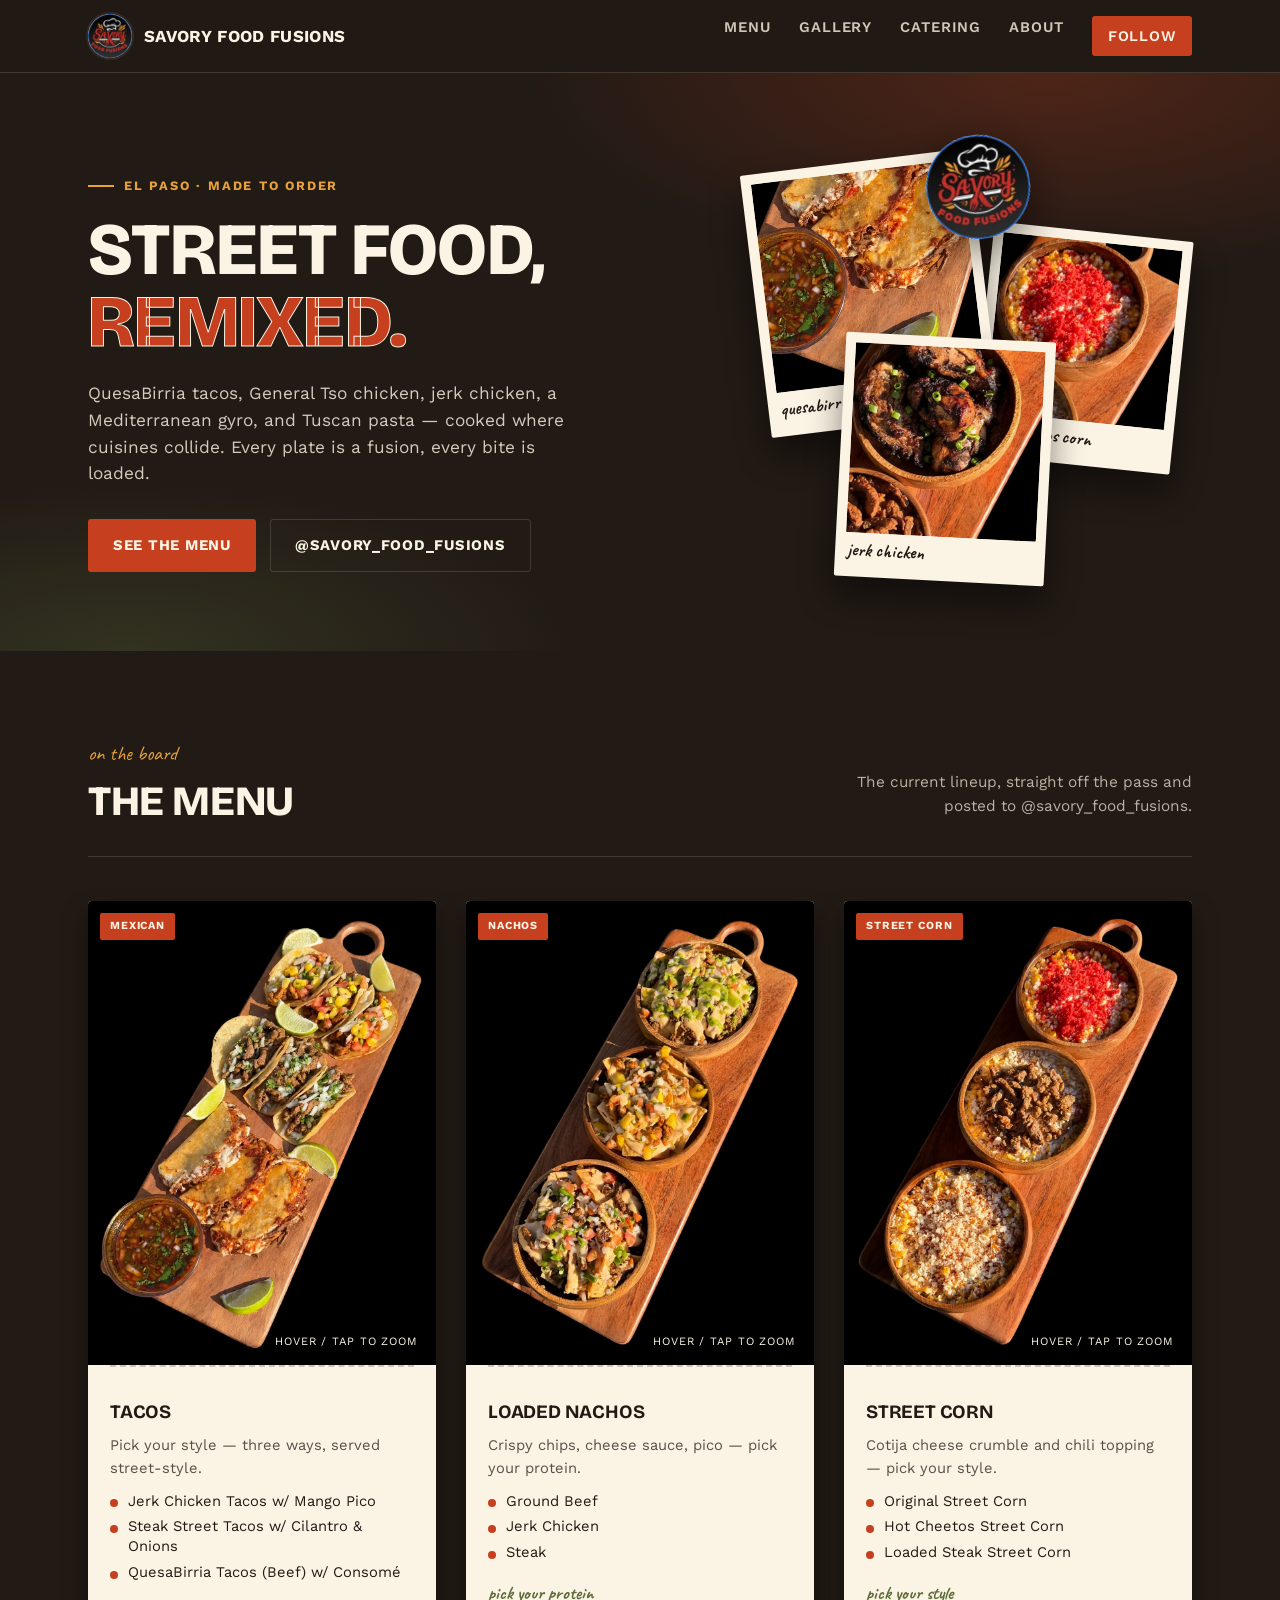
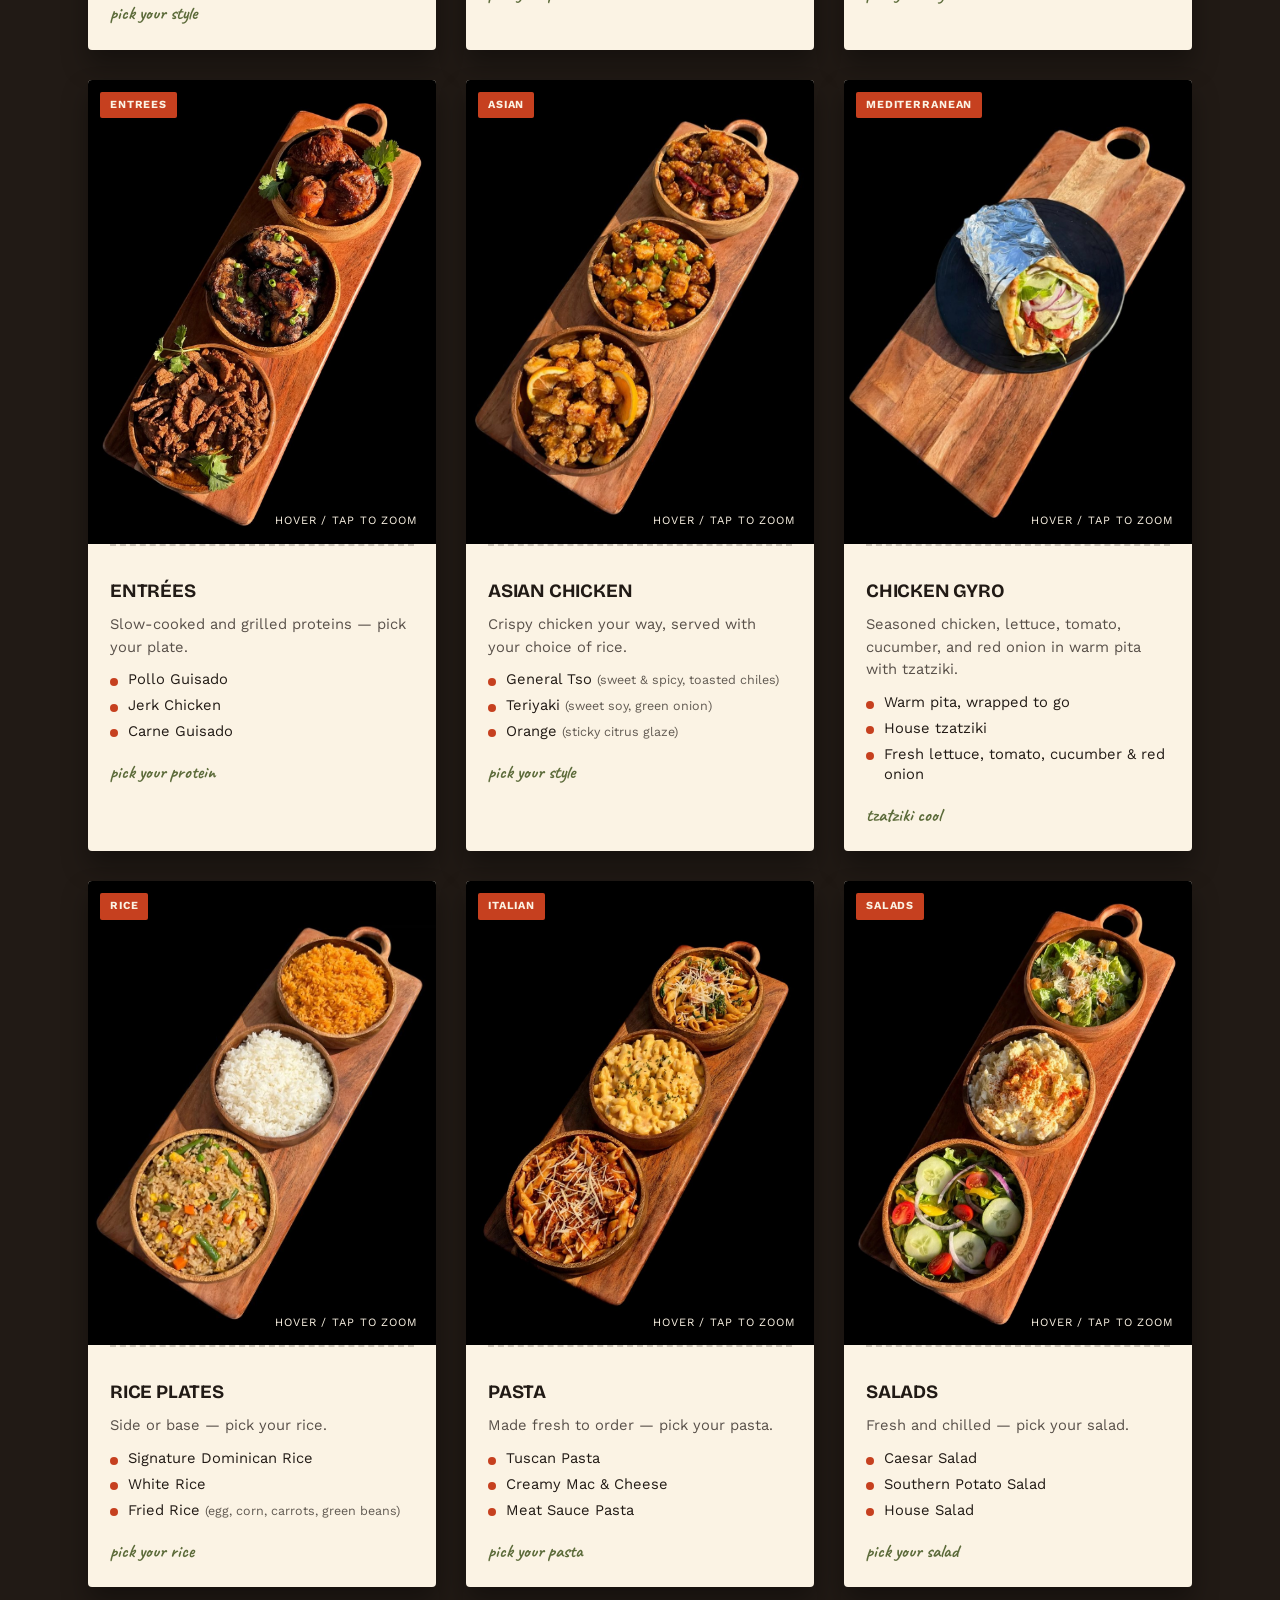
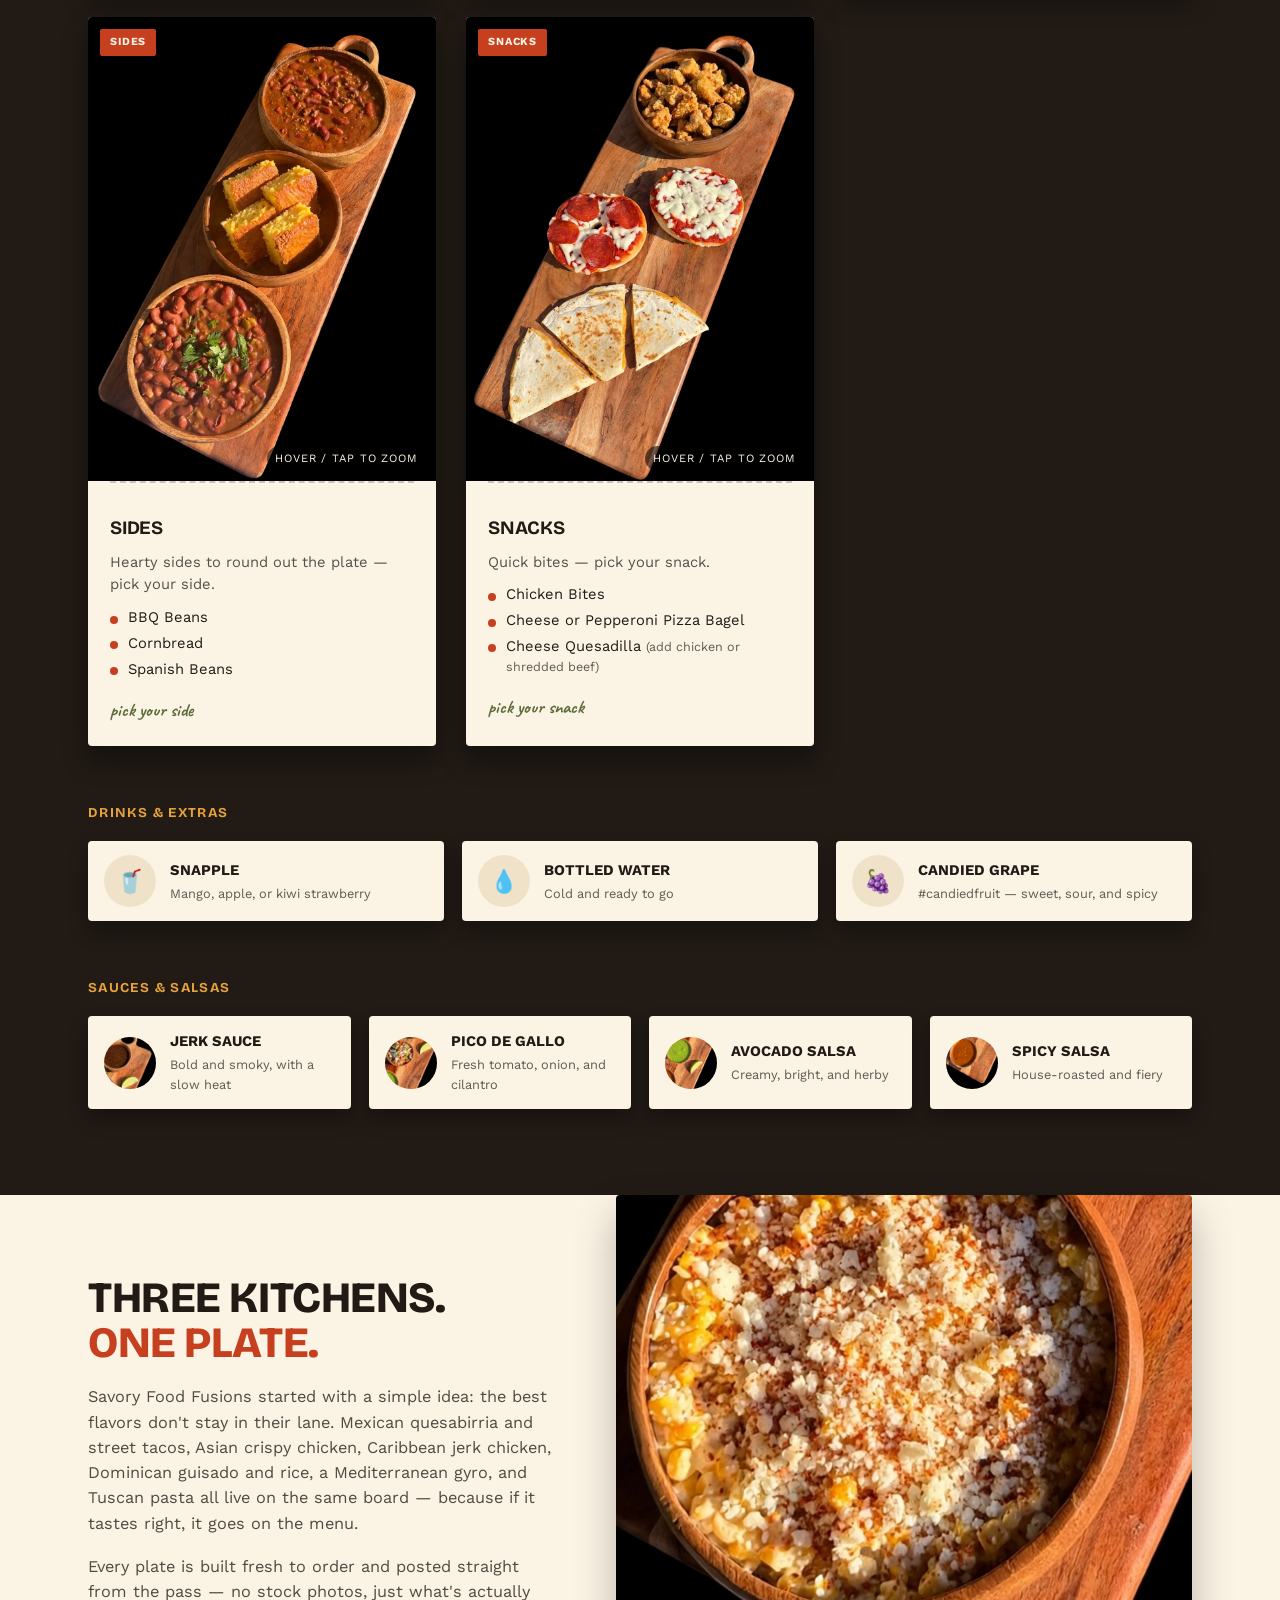
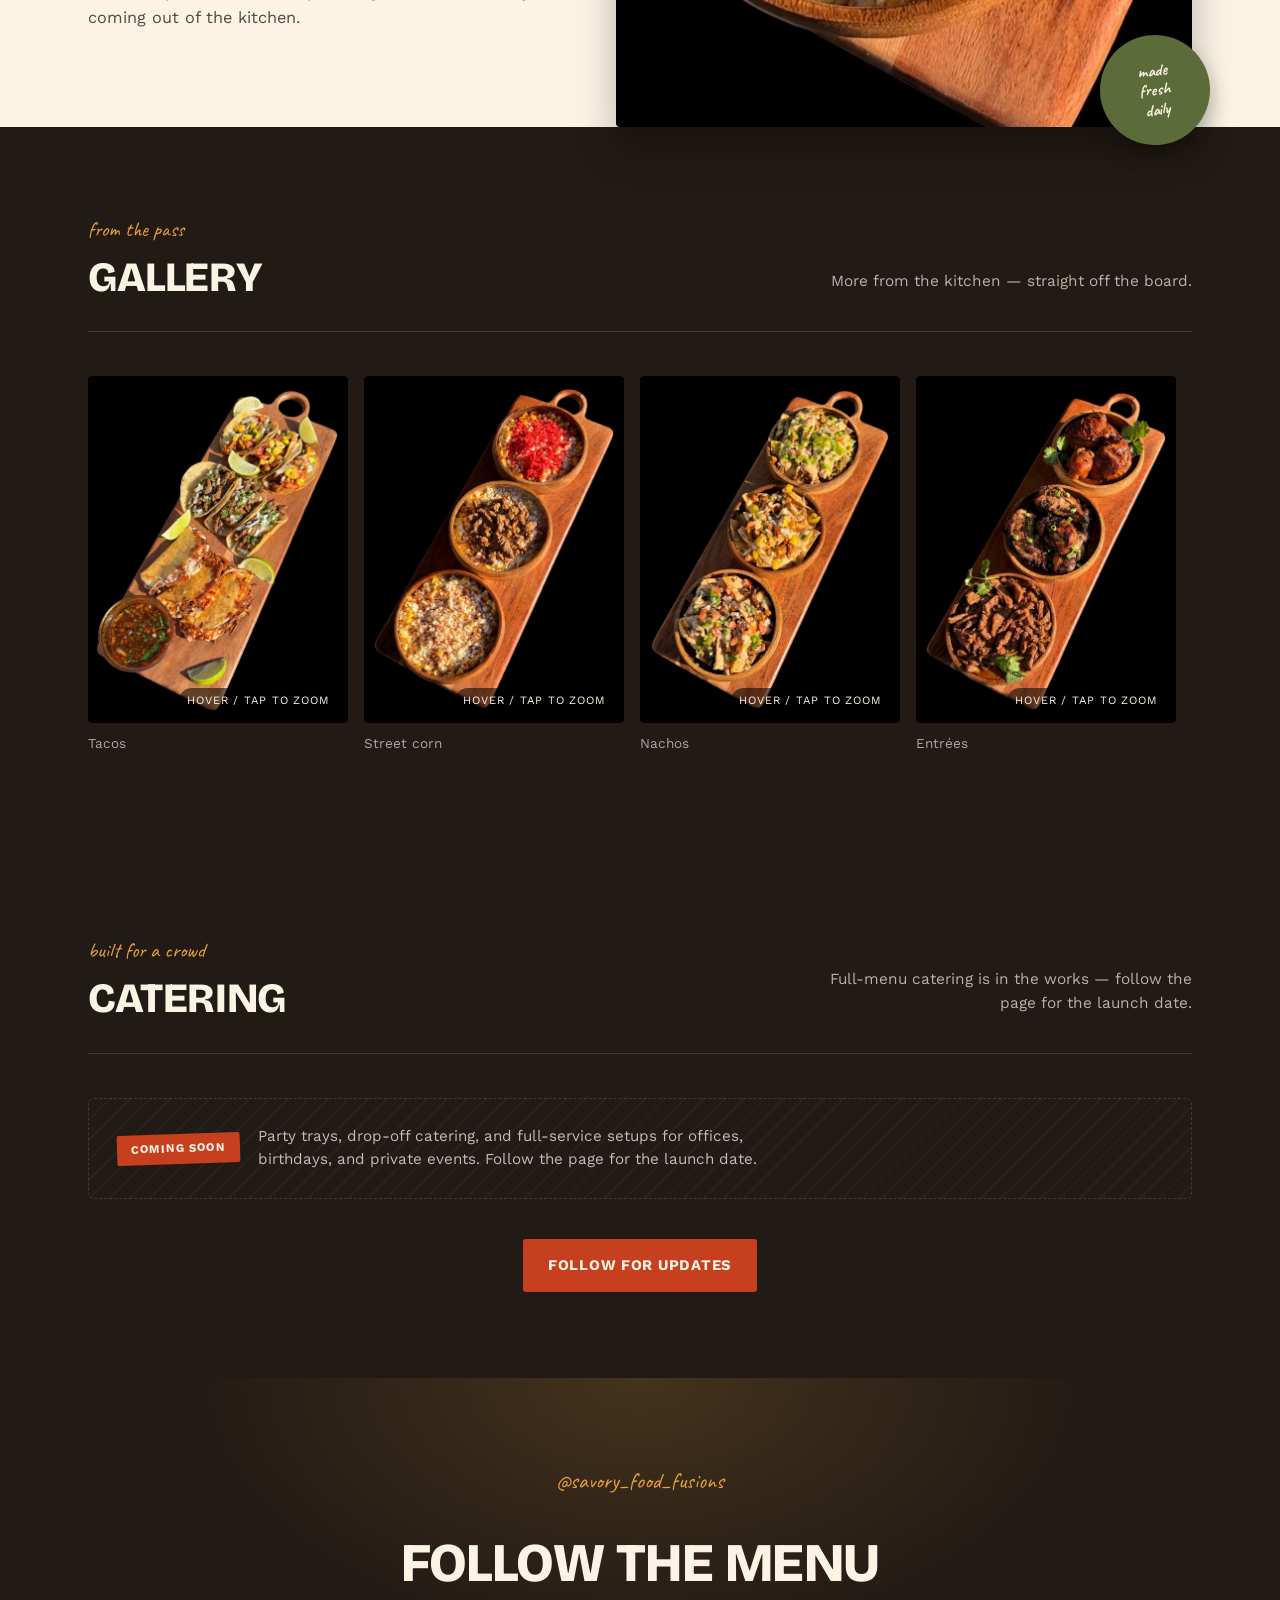
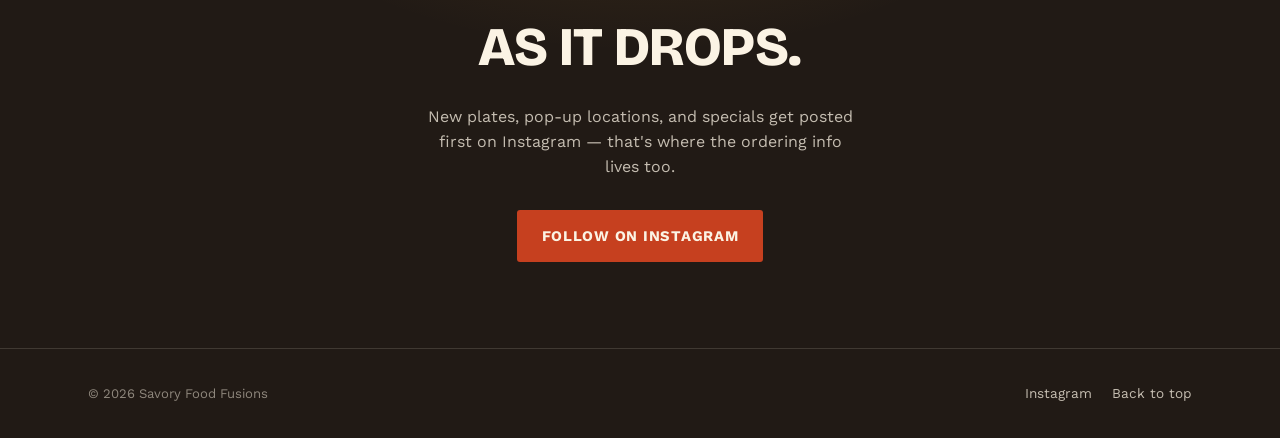
<file: index.html>
<!DOCTYPE html>
<html lang="en">
<head>
<meta charset="UTF-8">
<meta name="viewport" content="width=device-width, initial-scale=1.0">
<title>Savory Food Fusions — Street Food, Remixed</title>
<meta name="description" content="Savory Food Fusions — quesabirria and street tacos, Asian chicken, chicken gyro, jerk chicken, pollo and carne guisado, rice plates, Tuscan pasta, loaded nachos, and street corn. Follow @savory_food_fusions.">
<link rel="preconnect" href="https://fonts.googleapis.com">
<link rel="preconnect" href="https://fonts.gstatic.com" crossorigin>
<link href="https://fonts.googleapis.com/css2?family=Bricolage+Grotesque:opsz,wght@12..96,400;12..96,600;12..96,700;12..96,800&family=Work+Sans:wght@400;500;600;700&family=Caveat:wght@600;700&display=swap" rel="stylesheet">
<link rel="icon" type="image/png" href="images/favicon.png">
<style>
  :root{
    --ink:#211A15;
    --ink-soft:#332619;
    --paper:#FBF3E4;
    --paper-dim:#EFE2C8;
    --chili:#C6401F;
    --marigold:#E7A23A;
    --avocado:#5C6B3A;
    --line: rgba(251,243,228,0.14);
  }
  *{box-sizing:border-box;}
  html{scroll-behavior:smooth;}
  body{
    margin:0;
    background:var(--ink);
    color:var(--paper);
    font-family:'Work Sans', sans-serif;
    font-size:16px;
    line-height:1.55;
  }
  h1,h2,h3,.wordmark{
    font-family:'Bricolage Grotesque', sans-serif;
    letter-spacing:-0.01em;
    margin:0;
  }
  .tag{
    font-family:'Caveat', cursive;
    font-weight:700;
  }
  a{color:inherit;}
  img{max-width:100%;display:block;}
  .wrap{max-width:1160px;margin:0 auto;padding:0 28px;}

  /* ---------- NAV ---------- */
  header{
    position:sticky;top:0;z-index:50;
    background:rgba(33,26,21,0.92);
    backdrop-filter:blur(6px);
    border-bottom:1px solid var(--line);
  }
  nav.wrap{
    display:flex;align-items:center;justify-content:space-between;
    padding-top:14px;padding-bottom:14px;
  }
  .brand{display:flex;align-items:center;gap:12px;text-decoration:none;}
  .stamp{width:44px;height:44px;flex:none;border-radius:50%;object-fit:cover;box-shadow:0 0 0 2px rgba(251,243,228,0.08);}
  .brand-name{font-size:1.05rem;font-weight:700;letter-spacing:0.02em;text-transform:uppercase;}
  .navlinks{display:flex;gap:28px;font-size:0.92rem;font-weight:600;text-transform:uppercase;letter-spacing:0.06em;}
  .navlinks a{text-decoration:none;opacity:0.8;transition:opacity .2s;}
  .navlinks a:hover{opacity:1;}
  .navlinks .cta{
    background:var(--chili);color:var(--paper);padding:9px 16px;border-radius:3px;opacity:1;
  }
  @media (max-width:640px){ .navlinks a:not(.cta){display:none;} }

  /* ---------- HERO ---------- */
  .hero{
    position:relative;
    padding:88px 0 70px;
    overflow:hidden;
    background:
      radial-gradient(ellipse 70% 60% at 82% 0%, rgba(198,64,31,0.28), transparent 60%),
      radial-gradient(ellipse 60% 50% at 10% 100%, rgba(92,107,58,0.30), transparent 60%);
  }
  .hero-grid{
    display:grid;grid-template-columns:1.1fr 0.9fr;gap:48px;align-items:center;
  }
  @media (max-width:900px){ .hero-grid{grid-template-columns:1fr;} }
  .eyebrow{
    display:inline-flex;align-items:center;gap:10px;
    font-size:0.8rem;font-weight:700;text-transform:uppercase;letter-spacing:0.14em;
    color:var(--marigold);margin-bottom:18px;
  }
  .eyebrow::before{content:"";width:26px;height:2px;background:var(--marigold);}
  .hero h1{
    font-size:clamp(2.6rem, 6vw, 4.6rem);
    font-weight:800;
    line-height:0.98;
    text-transform:uppercase;
  }
  .hero h1 em{
    font-style:normal;color:var(--chili);
    -webkit-text-stroke:1px var(--paper);
  }
  .hero p.lede{
    margin-top:22px;max-width:46ch;font-size:1.08rem;color:rgba(251,243,228,0.82);
  }
  .hero-ctas{display:flex;gap:14px;margin-top:32px;flex-wrap:wrap;}
  .btn{
    display:inline-flex;align-items:center;gap:8px;
    padding:14px 24px;border-radius:3px;font-weight:700;font-size:0.92rem;
    text-transform:uppercase;letter-spacing:0.05em;text-decoration:none;
    border:1px solid transparent;transition:transform .15s ease;
  }
  .btn:hover{transform:translateY(-2px);}
  .btn-primary{background:var(--chili);color:var(--paper);}
  .btn-ghost{border-color:var(--line);color:var(--paper);}
  .btn-ghost:hover{border-color:var(--paper);}

  .hero-photos{position:relative;height:420px;}
  .polaroid{
    position:absolute;background:var(--paper);padding:10px 10px 44px;border-radius:2px;
    box-shadow:0 18px 34px rgba(0,0,0,0.45);width:230px;
  }
  .polaroid img{border-radius:1px;aspect-ratio:1/1;object-fit:cover;}
  .polaroid span{
    position:absolute;bottom:12px;left:12px;right:12px;
    font-family:'Caveat',cursive;font-weight:700;color:var(--ink);font-size:1.15rem;
  }
  .hero-badge{
    position:absolute;top:-26px;left:44%;width:104px;z-index:4;
    transform:rotate(-9deg);filter:drop-shadow(0 12px 20px rgba(0,0,0,0.5));
  }
  .hero-badge img{border-radius:50%;}
  @media (max-width:520px){ .hero-badge{width:78px;top:-14px;left:38%;} }
  .p1{top:0;left:8%;transform:rotate(-7deg);z-index:2;}
  .p2{top:70px;right:2%;transform:rotate(6deg);width:200px;z-index:1;}
  .p3{bottom:0;left:26%;transform:rotate(3deg);width:210px;z-index:3;}
  @media (max-width:900px){ .hero-photos{height:340px;} .p1{left:0;} .p2{right:-4%;} .p3{left:32%;}}
  @media (max-width:520px){ .hero-photos{height:300px;} .polaroid{width:170px;} .p2{width:150px;} .p3{width:160px;}}

  /* ---------- SECTION HEADS ---------- */
  .section{padding:86px 0;}
  .section-head{
    display:flex;justify-content:space-between;align-items:flex-end;gap:24px;
    margin-bottom:44px;border-bottom:1px solid var(--line);padding-bottom:22px;
  }
  .section-head h2{
    font-size:clamp(1.9rem,3.4vw,2.6rem);text-transform:uppercase;font-weight:800;
  }
  .section-head .num{font-family:'Caveat',cursive;color:var(--marigold);font-size:1.3rem;}
  .section-head p{max-width:38ch;color:rgba(251,243,228,0.7);font-size:0.96rem;text-align:right;}
  @media (max-width:640px){ .section-head{flex-direction:column;align-items:flex-start;} .section-head p{text-align:left;} }

  /* ---------- MENU / TICKETS ---------- */
  .menu-grid{
    display:grid;grid-template-columns:repeat(3,1fr);gap:30px;
  }
  @media (max-width:900px){ .menu-grid{grid-template-columns:repeat(2,1fr);} }
  @media (max-width:600px){ .menu-grid{grid-template-columns:1fr;} }

  .ticket{
    background:var(--paper);color:var(--ink);border-radius:4px;overflow:hidden;
    position:relative;
    box-shadow:0 14px 26px rgba(0,0,0,0.35);
  }
  .ticket .photo{position:relative;aspect-ratio:4/3;overflow:hidden;}
  .ticket .photo img{width:100%;height:100%;object-fit:cover;transition:transform .35s ease;cursor:zoom-in;}
  @media (hover:hover){ .ticket:hover .photo img{transform:scale(2);} }
  .zoom-note{position:absolute;right:10px;bottom:10px;z-index:2;font-size:.7rem;letter-spacing:.08em;text-transform:uppercase;padding:4px 8px;border-radius:999px;background:rgba(0,0,0,.55);color:var(--paper);pointer-events:none;}
  .lightbox{position:fixed;inset:0;z-index:999;display:none;align-items:center;justify-content:center;background:rgba(0,0,0,.92);padding:20px;cursor:zoom-out;}
  .lightbox.open{display:flex;}
  .lightbox img{max-width:100%;max-height:100%;object-fit:contain;box-shadow:0 20px 60px rgba(0,0,0,.6);}
  .lightbox .close{position:absolute;top:14px;right:18px;font-size:2rem;line-height:1;color:var(--paper);background:none;border:0;cursor:pointer;}
  .ticket.combo .photo{aspect-ratio:3/4;background:#000;}
  .ticket.combo .photo img{object-fit:cover;object-position:center;}
  .picks{list-style:none;margin:12px 0 0;padding:0;display:grid;gap:6px;}
  .picks li{position:relative;padding-left:18px;font-size:.92rem;line-height:1.35;}
  .picks li::before{content:"";position:absolute;left:0;top:.5em;width:8px;height:8px;border-radius:50%;background:var(--chili,#c0392b);}
  .picks small{opacity:.7;font-size:.85em;}
  .ticket .badge{
    position:absolute;top:12px;left:12px;background:var(--chili);color:var(--paper);
    font-size:0.68rem;font-weight:700;text-transform:uppercase;letter-spacing:0.08em;
    padding:5px 10px;border-radius:2px;
  }
  .ticket .body{padding:20px 22px 22px;position:relative;}
  .ticket .body::before{
    content:"";position:absolute;top:0;left:22px;right:22px;height:0;
    border-top:2px dashed rgba(33,26,21,0.22);
  }
  .ticket h3{font-size:1.18rem;text-transform:uppercase;margin-top:12px;font-weight:700;}
  .ticket p{margin:8px 0 0;font-size:0.92rem;color:rgba(33,26,21,0.75);}
  .ticket .price-row{
    display:flex;justify-content:space-between;align-items:center;margin-top:16px;
  }
  .ticket .flavor{font-family:'Caveat',cursive;font-weight:700;color:var(--avocado);font-size:1.15rem;}

  .ticket .photo.no-photo{
    background:linear-gradient(135deg, var(--marigold), var(--chili));
    display:flex;align-items:center;justify-content:center;
  }
  .ticket .photo.no-photo .icon-svg{width:100px;height:80px;filter:drop-shadow(0 4px 8px rgba(0,0,0,0.25));}
  .ticket .photo.no-photo .soon{
    position:absolute;bottom:12px;right:12px;background:rgba(33,26,21,0.55);color:var(--paper);
    font-size:0.62rem;font-weight:700;text-transform:uppercase;letter-spacing:0.06em;
    padding:4px 9px;border-radius:2px;
  }

  .extras{margin-top:56px;}
  .extras h3{
    font-size:0.85rem;font-weight:700;text-transform:uppercase;letter-spacing:0.1em;
    color:var(--marigold);margin-bottom:18px;
  }
  .extras-grid{display:grid;grid-template-columns:repeat(auto-fit,minmax(220px,1fr));gap:18px;}
  @media (max-width:700px){ .extras-grid{grid-template-columns:1fr;} }
  .extra-card{
    background:var(--paper);color:var(--ink);border-radius:4px;padding:14px 16px;
    display:flex;align-items:center;gap:14px;box-shadow:0 10px 20px rgba(0,0,0,0.28);
  }
  .extra-card .thumb{
    width:52px;height:52px;border-radius:50%;flex:none;object-fit:cover;
    background:var(--paper-dim);display:flex;align-items:center;justify-content:center;font-size:1.4rem;
  }
  .extra-card .thumb img{width:100%;height:100%;object-fit:cover;border-radius:50%;}
  .extra-card h4{font-size:0.92rem;font-weight:700;text-transform:uppercase;margin:0;}
  .extra-card p{margin:2px 0 0;font-size:0.8rem;color:rgba(33,26,21,0.7);}

  /* ---------- GALLERY STRIP ---------- */
  .strip{
    display:flex;gap:16px;overflow-x:auto;padding-bottom:8px;
    scroll-snap-type:x mandatory;
  }
  .strip::-webkit-scrollbar{height:6px;}
  .strip::-webkit-scrollbar-thumb{background:var(--line);border-radius:6px;}
  .strip figure{
    flex:none;width:260px;margin:0;scroll-snap-align:start;
  }
  .strip img{width:100%;aspect-ratio:3/4;object-fit:cover;border-radius:4px;transition:transform .35s ease;cursor:zoom-in;}
  .strip .photo{position:relative;overflow:hidden;border-radius:4px;}
  @media (hover:hover){ .strip .photo:hover img{transform:scale(2);} }
  .strip figcaption{margin-top:10px;font-size:0.85rem;color:rgba(251,243,228,0.65);}

  /* ---------- ABOUT / FUSION STATEMENT ---------- */
  .fusion{
    background:var(--paper);color:var(--ink);
  }
  .fusion .wrap{
    display:grid;grid-template-columns:0.9fr 1.1fr;gap:56px;align-items:center;
  }
  @media (max-width:860px){ .fusion .wrap{grid-template-columns:1fr;} }
  .fusion h2{font-size:clamp(1.8rem,3.6vw,2.7rem);text-transform:uppercase;line-height:1.05;font-weight:800;}
  .fusion .accent{color:var(--chili);}
  .fusion p{margin-top:18px;font-size:1.02rem;color:rgba(33,26,21,0.78);max-width:52ch;}
  .fusion-visual{position:relative;}
  .fusion-visual img{border-radius:4px;box-shadow:0 20px 40px rgba(0,0,0,0.25);}
  .fusion-tag{
    position:absolute;bottom:-18px;right:-18px;background:var(--avocado);color:var(--paper);
    padding:14px 18px;border-radius:50%;width:110px;height:110px;
    display:flex;align-items:center;justify-content:center;text-align:center;
    font-family:'Caveat',cursive;font-weight:700;font-size:1.05rem;line-height:1.15;
    transform:rotate(-8deg);box-shadow:0 10px 20px rgba(0,0,0,0.25);
  }

  /* ---------- FOLLOW / CTA ---------- */
  /* ---------- CATERING (COMING SOON) ---------- */
  .catering-banner{
    position:relative;
    border:1px dashed var(--line);
    border-radius:6px;
    padding:26px 28px;
    margin-bottom:36px;
    display:flex;align-items:center;gap:18px;flex-wrap:wrap;
    background:repeating-linear-gradient(135deg, rgba(251,243,228,0.03) 0 2px, transparent 2px 14px);
  }
  .catering-ribbon{
    display:inline-block;background:var(--chili);color:var(--paper);flex:none;
    font-size:0.72rem;font-weight:700;text-transform:uppercase;letter-spacing:0.1em;
    padding:6px 14px;border-radius:2px;
    transform:rotate(-2deg);
  }
  .catering-banner p{margin:0;color:rgba(251,243,228,0.75);font-size:0.95rem;max-width:60ch;}
  .catering-grid{
    display:grid;grid-template-columns:repeat(3,1fr);gap:30px;
  }
  @media (max-width:900px){ .catering-grid{grid-template-columns:repeat(2,1fr);} }
  @media (max-width:600px){ .catering-grid{grid-template-columns:1fr;} }
  .catering-cta{text-align:center;margin-top:40px;}

  .follow{
    text-align:center;background:
      radial-gradient(ellipse 60% 80% at 50% 0%, rgba(231,162,58,0.18), transparent 60%);
  }
  .follow h2{font-size:clamp(2rem,5vw,3.4rem);text-transform:uppercase;font-weight:800;}
  .follow p{margin:16px auto 30px;max-width:44ch;color:rgba(251,243,228,0.75);}
  .handle{
    display:inline-flex;align-items:center;gap:10px;
    font-family:'Caveat',cursive;font-size:1.4rem;color:var(--marigold);margin-bottom:22px;
  }

  footer{
    border-top:1px solid var(--line);padding:34px 0;
  }
  footer .wrap{display:flex;justify-content:space-between;align-items:center;flex-wrap:wrap;gap:12px;}
  footer .fine{font-size:0.82rem;color:rgba(251,243,228,0.5);}
  footer .foot-links{display:flex;gap:20px;font-size:0.85rem;}
  footer a{text-decoration:none;opacity:0.75;}
  footer a:hover{opacity:1;}
</style>
</head>
<body>

<header>
  <nav class="wrap">
    <a class="brand" href="#top">
      <img class="stamp" src="images/logo.png" alt="Savory Food Fusions logo">
      <span class="brand-name">Savory Food Fusions</span>
    </a>
    <div class="navlinks">
      <a href="#menu">Menu</a>
      <a href="#gallery">Gallery</a>
      <a href="#catering">Catering</a>
      <a href="#fusion">About</a>
      <a class="cta" href="https://www.instagram.com/savory_food_fusions" target="_blank" rel="noopener">Follow</a>
    </div>
  </nav>
</header>

<main id="top">

  <!-- HERO -->
  <section class="hero">
    <div class="wrap hero-grid">
      <div>
        <div class="eyebrow">El Paso · Made to order</div>
        <h1>Street food,<br><em>remixed.</em></h1>
        <p class="lede">QuesaBirria tacos, General Tso chicken, jerk chicken, a Mediterranean gyro, and Tuscan pasta — cooked where cuisines collide. Every plate is a fusion, every bite is loaded.</p>
        <div class="hero-ctas">
          <a class="btn btn-primary" href="#menu">See the menu</a>
          <a class="btn btn-ghost" href="https://www.instagram.com/savory_food_fusions" target="_blank" rel="noopener">@savory_food_fusions</a>
        </div>
      </div>
      <div class="hero-photos">
        <div class="hero-badge"><img src="images/logo.png" alt="Savory Food Fusions seal"></div>
        <div class="polaroid p1"><img src="images/quesabirria-tacos.jpg" alt="QuesaBirria tacos with consommé"><span>quesabirria tacos</span></div>
        <div class="polaroid p2"><img src="images/elote-hot-cheetos.jpg" alt="Hot Cheetos street corn"><span>hot cheetos corn</span></div>
        <div class="polaroid p3"><img src="images/jerk-chicken.jpg" alt="Grilled jerk chicken"><span>jerk chicken</span></div>
      </div>
    </div>
  </section>

  <!-- MENU -->
  <section class="section" id="menu">
    <div class="wrap">
      <div class="section-head">
        <div>
          <span class="num">on the board</span>
          <h2>The Menu</h2>
        </div>
        <p>The current lineup, straight off the pass and posted to @savory_food_fusions.</p>
      </div>

      <div class="menu-grid">

        <article class="ticket combo">
          <div class="photo"><span class="badge">Mexican</span><span class="zoom-note">hover / tap to zoom</span><img src="images/tray-tacos.jpg" alt="Tacos tray"></div>
          <div class="body">
            <h3>Tacos</h3>
            <p>Pick your style — three ways, served street-style.</p>
            <ul class="picks">
              <li>Jerk Chicken Tacos w/ Mango Pico</li>
              <li>Steak Street Tacos w/ Cilantro &amp; Onions</li>
              <li>QuesaBirria Tacos (Beef) w/ Consomé</li>
            </ul>
            <div class="price-row"><span class="flavor">pick your style</span></div>
          </div>
        </article>

        <article class="ticket combo">
          <div class="photo"><span class="badge">Nachos</span><span class="zoom-note">hover / tap to zoom</span><img src="images/tray-nachos.jpg" alt="Loaded Nachos tray"></div>
          <div class="body">
            <h3>Loaded Nachos</h3>
            <p>Crispy chips, cheese sauce, pico — pick your protein.</p>
            <ul class="picks">
              <li>Ground Beef</li>
              <li>Jerk Chicken</li>
              <li>Steak</li>
            </ul>
            <div class="price-row"><span class="flavor">pick your protein</span></div>
          </div>
        </article>

        <article class="ticket combo">
          <div class="photo"><span class="badge">Street Corn</span><span class="zoom-note">hover / tap to zoom</span><img src="images/tray-corn.jpg" alt="Street Corn tray"></div>
          <div class="body">
            <h3>Street Corn</h3>
            <p>Cotija cheese crumble and chili topping — pick your style.</p>
            <ul class="picks">
              <li>Original Street Corn</li>
              <li>Hot Cheetos Street Corn</li>
              <li>Loaded Steak Street Corn</li>
            </ul>
            <div class="price-row"><span class="flavor">pick your style</span></div>
          </div>
        </article>

        <article class="ticket combo">
          <div class="photo"><span class="badge">Entrees</span><span class="zoom-note">hover / tap to zoom</span><img src="images/tray-entrees.jpg" alt="Entrées tray"></div>
          <div class="body">
            <h3>Entrées</h3>
            <p>Slow-cooked and grilled proteins — pick your plate.</p>
            <ul class="picks">
              <li>Pollo Guisado</li>
              <li>Jerk Chicken</li>
              <li>Carne Guisado</li>
            </ul>
            <div class="price-row"><span class="flavor">pick your protein</span></div>
          </div>
        </article>

        <article class="ticket combo">
          <div class="photo"><span class="badge">Asian</span><span class="zoom-note">hover / tap to zoom</span><img src="images/tray-asian-chicken.jpg" alt="Asian chicken tray"></div>
          <div class="body">
            <h3>Asian Chicken</h3>
            <p>Crispy chicken your way, served with your choice of rice.</p>
            <ul class="picks">
              <li>General Tso <small>(sweet &amp; spicy, toasted chiles)</small></li>
              <li>Teriyaki <small>(sweet soy, green onion)</small></li>
              <li>Orange <small>(sticky citrus glaze)</small></li>
            </ul>
            <div class="price-row"><span class="flavor">pick your style</span></div>
          </div>
        </article>

        <article class="ticket combo">
          <div class="photo"><span class="badge">Mediterranean</span><span class="zoom-note">hover / tap to zoom</span><img src="images/tray-gyro.jpg" alt="Chicken gyro"></div>
          <div class="body">
            <h3>Chicken Gyro</h3>
            <p>Seasoned chicken, lettuce, tomato, cucumber, and red onion in warm pita with tzatziki.</p>
            <ul class="picks">
              <li>Warm pita, wrapped to go</li>
              <li>House tzatziki</li>
              <li>Fresh lettuce, tomato, cucumber &amp; red onion</li>
            </ul>
            <div class="price-row"><span class="flavor">tzatziki cool</span></div>
          </div>
        </article>

        <article class="ticket combo">
          <div class="photo"><span class="badge">Rice</span><span class="zoom-note">hover / tap to zoom</span><img src="images/tray-rice.jpg" alt="Rice tray"></div>
          <div class="body">
            <h3>Rice Plates</h3>
            <p>Side or base — pick your rice.</p>
            <ul class="picks">
              <li>Signature Dominican Rice</li>
              <li>White Rice</li>
              <li>Fried Rice <small>(egg, corn, carrots, green beans)</small></li>
            </ul>
            <div class="price-row"><span class="flavor">pick your rice</span></div>
          </div>
        </article>

        <article class="ticket combo">
          <div class="photo"><span class="badge">Italian</span><span class="zoom-note">hover / tap to zoom</span><img src="images/tray-pasta.jpg" alt="Pasta tray"></div>
          <div class="body">
            <h3>Pasta</h3>
            <p>Made fresh to order — pick your pasta.</p>
            <ul class="picks">
              <li>Tuscan Pasta</li>
              <li>Creamy Mac &amp; Cheese</li>
              <li>Meat Sauce Pasta</li>
            </ul>
            <div class="price-row"><span class="flavor">pick your pasta</span></div>
          </div>
        </article>

        <article class="ticket combo">
          <div class="photo"><span class="badge">Salads</span><span class="zoom-note">hover / tap to zoom</span><img src="images/tray-salads.jpg" alt="Salads tray"></div>
          <div class="body">
            <h3>Salads</h3>
            <p>Fresh and chilled — pick your salad.</p>
            <ul class="picks">
              <li>Caesar Salad</li>
              <li>Southern Potato Salad</li>
              <li>House Salad</li>
            </ul>
            <div class="price-row"><span class="flavor">pick your salad</span></div>
          </div>
        </article>

        <article class="ticket combo">
          <div class="photo"><span class="badge">Sides</span><span class="zoom-note">hover / tap to zoom</span><img src="images/tray-sides.jpg" alt="Sides tray"></div>
          <div class="body">
            <h3>Sides</h3>
            <p>Hearty sides to round out the plate — pick your side.</p>
            <ul class="picks">
              <li>BBQ Beans</li>
              <li>Cornbread</li>
              <li>Spanish Beans</li>
            </ul>
            <div class="price-row"><span class="flavor">pick your side</span></div>
          </div>
        </article>

        <article class="ticket combo">
          <div class="photo"><span class="badge">Snacks</span><span class="zoom-note">hover / tap to zoom</span><img src="images/tray-snacks.jpg" alt="Snacks tray"></div>
          <div class="body">
            <h3>Snacks</h3>
            <p>Quick bites — pick your snack.</p>
            <ul class="picks">
              <li>Chicken Bites</li>
              <li>Cheese or Pepperoni Pizza Bagel</li>
              <li>Cheese Quesadilla <small>(add chicken or shredded beef)</small></li>
            </ul>
            <div class="price-row"><span class="flavor">pick your snack</span></div>
          </div>
        </article>

      </div>

      <div class="extras">
        <h3>Drinks &amp; Extras</h3>
        <div class="extras-grid">
          <div class="extra-card">
            <span class="thumb">🥤</span>
            <div><h4>Snapple</h4><p>Mango, apple, or kiwi strawberry</p></div>
          </div>
          <div class="extra-card">
            <span class="thumb">💧</span>
            <div><h4>Bottled Water</h4><p>Cold and ready to go</p></div>
          </div>
          <div class="extra-card">
            <span class="thumb">🍇</span>
            <div><h4>Candied Grape</h4><p>#candiedfruit — sweet, sour, and spicy</p></div>
          </div>
        </div>
      </div>

      <div class="extras">
        <h3>Sauces &amp; Salsas</h3>
        <div class="extras-grid">
          <div class="extra-card">
            <span class="thumb"><img src="images/jerk-sauce.jpg" alt="Jerk sauce"></span>
            <div><h4>Jerk Sauce</h4><p>Bold and smoky, with a slow heat</p></div>
          </div>
          <div class="extra-card">
            <span class="thumb"><img src="images/pico-de-gallo.jpg" alt="Pico de gallo"></span>
            <div><h4>Pico de Gallo</h4><p>Fresh tomato, onion, and cilantro</p></div>
          </div>
          <div class="extra-card">
            <span class="thumb"><img src="images/avocado-salsa.jpg" alt="Avocado salsa"></span>
            <div><h4>Avocado Salsa</h4><p>Creamy, bright, and herby</p></div>
          </div>
          <div class="extra-card">
            <span class="thumb"><img src="images/spicy-salsa.jpg" alt="Spicy salsa"></span>
            <div><h4>Spicy Salsa</h4><p>House-roasted and fiery</p></div>
          </div>
        </div>
      </div>

    </div>
  </section>

  <!-- FUSION STATEMENT -->
  <section class="fusion" id="fusion">
    <div class="wrap">
      <div>
        <h2>Three kitchens.<br><span class="accent">One plate.</span></h2>
        <p>Savory Food Fusions started with a simple idea: the best flavors don't stay in their lane. Mexican quesabirria and street tacos, Asian crispy chicken, Caribbean jerk chicken, Dominican guisado and rice, a Mediterranean gyro, and Tuscan pasta all live on the same board — because if it tastes right, it goes on the menu.</p>
        <p>Every plate is built fresh to order and posted straight from the pass — no stock photos, just what's actually coming out of the kitchen.</p>
      </div>
      <div class="fusion-visual">
        <img src="images/elote-original.jpg" alt="Original street corn with cotija and chili topping">
        <div class="fusion-tag">made<br>fresh<br>daily</div>
      </div>
    </div>
  </section>

  <!-- GALLERY -->
  <section class="section" id="gallery">
    <div class="wrap">
      <div class="section-head">
        <div>
          <span class="num">from the pass</span>
          <h2>Gallery</h2>
        </div>
        <p>More from the kitchen — straight off the board.</p>
      </div>
      <div class="strip">
        <figure><div class="photo"><span class="zoom-note">hover / tap to zoom</span><img src="images/tray-tacos.jpg" alt="Tacos tray"></div><figcaption>Tacos</figcaption></figure>
        <figure><div class="photo"><span class="zoom-note">hover / tap to zoom</span><img src="images/tray-corn.jpg" alt="Street corn tray"></div><figcaption>Street corn</figcaption></figure>
        <figure><div class="photo"><span class="zoom-note">hover / tap to zoom</span><img src="images/tray-nachos.jpg" alt="Nachos tray"></div><figcaption>Nachos</figcaption></figure>
        <figure><div class="photo"><span class="zoom-note">hover / tap to zoom</span><img src="images/tray-entrees.jpg" alt="Entrées tray"></div><figcaption>Entrées</figcaption></figure>
        <figure><div class="photo"><span class="zoom-note">hover / tap to zoom</span><img src="images/tray-asian-chicken.jpg" alt="Asian chicken tray"></div><figcaption>Asian chicken</figcaption></figure>
        <figure><div class="photo"><span class="zoom-note">hover / tap to zoom</span><img src="images/tray-gyro.jpg" alt="Chicken gyro"></div><figcaption>Chicken gyro</figcaption></figure>
        <figure><div class="photo"><span class="zoom-note">hover / tap to zoom</span><img src="images/tray-rice.jpg" alt="Rice tray"></div><figcaption>Rice</figcaption></figure>
        <figure><div class="photo"><span class="zoom-note">hover / tap to zoom</span><img src="images/tray-pasta.jpg" alt="Pasta tray"></div><figcaption>Pasta</figcaption></figure>
        <figure><div class="photo"><span class="zoom-note">hover / tap to zoom</span><img src="images/tray-salads.jpg" alt="Salads tray"></div><figcaption>Salads</figcaption></figure>
        <figure><div class="photo"><span class="zoom-note">hover / tap to zoom</span><img src="images/tray-sides.jpg" alt="Sides tray"></div><figcaption>Sides</figcaption></figure>
        <figure><div class="photo"><span class="zoom-note">hover / tap to zoom</span><img src="images/tray-snacks.jpg" alt="Snacks tray"></div><figcaption>Snacks</figcaption></figure>
      </div>
    </div>
  </section>

  <!-- CATERING -->
  <section class="section" id="catering">
    <div class="wrap">
      <div class="section-head">
        <div>
          <span class="num">built for a crowd</span>
          <h2>Catering</h2>
        </div>
        <p>Full-menu catering is in the works — follow the page for the launch date.</p>
      </div>

      <div class="catering-banner">
        <span class="catering-ribbon">Coming Soon</span>
        <p>Party trays, drop-off catering, and full-service setups for offices, birthdays, and private events. Follow the page for the launch date.</p>
      </div>

      <div class="catering-cta">
        <a class="btn btn-primary" href="https://www.instagram.com/savory_food_fusions" target="_blank" rel="noopener">Follow for updates</a>
      </div>
    </div>
  </section>

  <!-- FOLLOW -->
  <section class="section follow">
    <div class="wrap">
      <div class="handle">@savory_food_fusions</div>
      <h2>Follow the menu<br>as it drops.</h2>
      <p>New plates, pop-up locations, and specials get posted first on Instagram — that's where the ordering info lives too.</p>
      <a class="btn btn-primary" href="https://www.instagram.com/savory_food_fusions" target="_blank" rel="noopener">Follow on Instagram</a>
    </div>
  </section>

</main>

<footer>
  <div class="wrap">
    <span class="fine">© <span id="year"></span> Savory Food Fusions</span>
    <div class="foot-links">
      <a href="https://www.instagram.com/savory_food_fusions" target="_blank" rel="noopener">Instagram</a>
      <a href="#top">Back to top</a>
    </div>
  </div>
</footer>

<div class="lightbox" id="lightbox" aria-hidden="true"><button class="close" aria-label="Close">&times;</button><img alt=""></div>
<script>
document.getElementById('year').textContent = new Date().getFullYear();
// Hover zoom follows the cursor so you can inspect each bowl
document.querySelectorAll('.ticket .photo, .strip .photo').forEach(function(ph){
  var img=ph.querySelector('img'); if(!img) return;
  ph.addEventListener('mousemove',function(e){
    var r=ph.getBoundingClientRect();
    img.style.transformOrigin=((e.clientX-r.left)/r.width*100)+'% '+((e.clientY-r.top)/r.height*100)+'%';
  });
  ph.addEventListener('mouseleave',function(){ img.style.transformOrigin='center'; });
  // Tap/click opens full-size view (phones have no hover)
  ph.addEventListener('click',function(){
    var lb=document.getElementById('lightbox'); lb.querySelector('img').src=img.src; lb.querySelector('img').alt=img.alt; lb.classList.add('open');
  });
});
(function(){var lb=document.getElementById('lightbox');
  lb.addEventListener('click',function(){lb.classList.remove('open');});
  document.addEventListener('keydown',function(e){if(e.key==='Escape')lb.classList.remove('open');});
})();
</script>
</body>
</html>
</file>
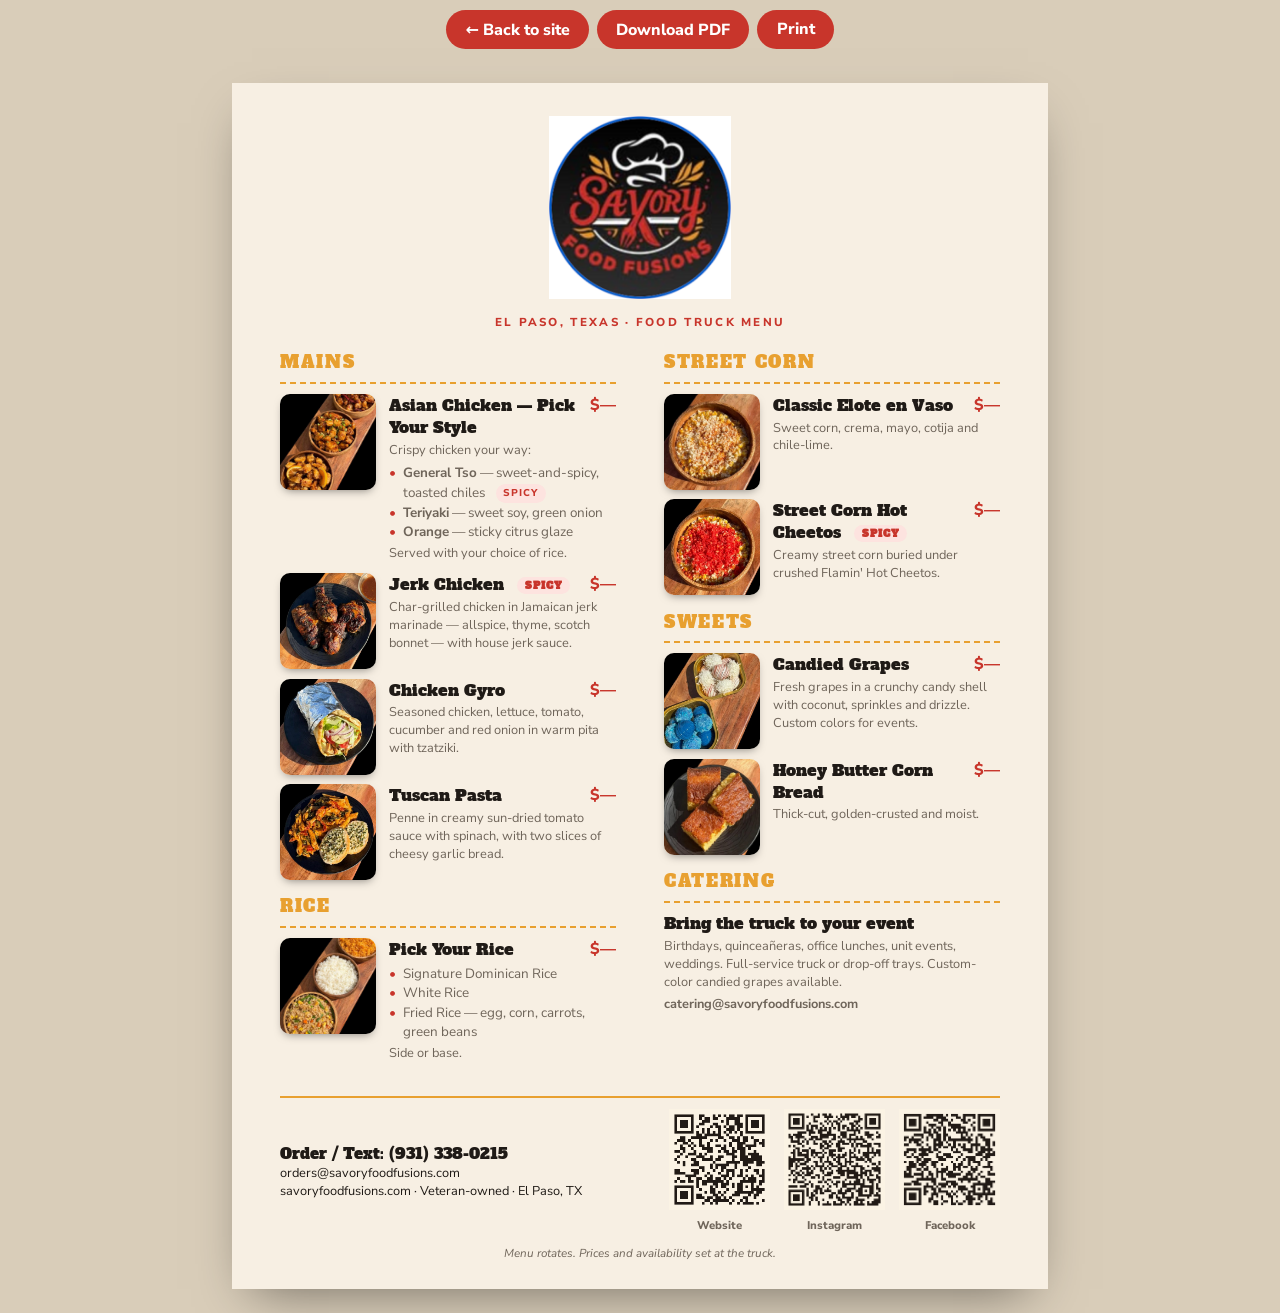
<file: menu.html>
<!DOCTYPE html>
<html lang="en">
<head>
  <meta charset="UTF-8">
  <meta name="viewport" content="width=device-width, initial-scale=1.0">
  <title>Menu | Savory Food Fusions — El Paso, TX</title>
  <meta name="description" content="Savory Food Fusions food truck menu — El Paso, Texas.">
  <link rel="icon" href="images/logo.png" type="image/png">
  <link rel="preconnect" href="https://fonts.googleapis.com">
  <link rel="preconnect" href="https://fonts.gstatic.com" crossorigin>
  <link href="https://fonts.googleapis.com/css2?family=Alfa+Slab+One&family=Nunito+Sans:ital,wght@0,400;0,600;0,800;1,400&display=swap" rel="stylesheet">
  <style>
    :root { --red:#c8352b; --orange:#e8a030; --cream:#f7efe3; --ink:#1f1a16; --muted:#6f655a; }
    * { box-sizing:border-box; margin:0; padding:0; }
    body { font-family:'Nunito Sans',system-ui,sans-serif; color:var(--ink); background:#d9cdb9; -webkit-print-color-adjust:exact; print-color-adjust:exact; }
    .sheet { background:var(--cream); max-width:8.5in; margin:1.5rem auto; padding:.35in .5in .3in; min-height:11in; position:relative; box-shadow:0 20px 50px -20px rgba(0,0,0,.5); }
    .head { text-align:center; margin-bottom:.22in; }
    .head img { width:1.9in; }
    .head p { font-weight:800; letter-spacing:.2em; text-transform:uppercase; font-size:.72rem; color:var(--red); margin-top:.1in; }
    .cols { display:grid; grid-template-columns:1fr 1fr; gap:0 .5in; }
    h2 { font-family:'Alfa Slab One',serif; font-weight:400; font-size:1.05rem; letter-spacing:.1em; text-transform:uppercase; color:var(--orange); border-bottom:2px dashed var(--orange); padding-bottom:.08in; margin:.16in 0 .1in; }
    .cols > section:first-child h2:first-child, .cols > section:last-child h2:first-child { margin-top:0; }
    .item { display:grid; grid-template-columns:1in 1fr auto; gap:.04in .14in; margin-bottom:.1in; align-items:start; }
    .item img { grid-row:1 / span 4; width:1in; height:1in; object-fit:cover; border-radius:10px; box-shadow:0 4px 10px -4px rgba(0,0,0,.5); }
    .item.noimg { grid-template-columns:1fr auto; }
    .item.noimg p { grid-column:1 / -1; }
    .item h3 { font-family:'Alfa Slab One',serif; font-weight:400; font-size:1rem; }
    .item .price { font-weight:800; color:var(--red); white-space:nowrap; }
    .item p { grid-column:2 / -1; font-size:.8rem; color:var(--muted); line-height:1.4; }
    .item ul { grid-column:2 / -1; list-style:none; font-size:.84rem; color:var(--muted); line-height:1.45; }
    .item li { padding-left:.14in; position:relative; }
    .item li::before { content:"•"; position:absolute; left:0; color:var(--red); }
    .hot { display:inline-block; font-size:.62rem; font-weight:800; letter-spacing:.1em; text-transform:uppercase; color:var(--red); background:#fde3df; padding:.02in .08in; border-radius:999px; margin-left:.08in; vertical-align:middle; }
    .foot { margin-top:.2in; padding-top:.12in; border-top:2px solid var(--orange); display:flex; justify-content:space-between; align-items:center; gap:.3in; font-size:.8rem; }
    .foot b { font-family:'Alfa Slab One',serif; font-weight:400; font-size:.95rem; display:block; }
    .foot .qr { display:flex; gap:.15in; align-items:center; }
    .foot .qr img { width:1.05in; height:1.05in; }
    .foot .qr span { font-size:.7rem; font-weight:800; text-align:center; display:block; margin-top:.03in; color:var(--muted); }
    .note { text-align:center; font-size:.72rem; color:var(--muted); font-style:italic; margin-top:.12in; }
    .toolbar { text-align:center; padding:.6rem; }
    .toolbar a, .toolbar button { font:inherit; font-weight:800; background:var(--red); color:#fff; border:0; border-radius:999px; padding:.55rem 1.2rem; margin:0 .25rem; cursor:pointer; text-decoration:none; }
    @media print { body { background:#fff; } .sheet { margin:0; box-shadow:none; max-width:none; min-height:0; width:8.5in; height:11in; overflow:visible; zoom:.88; transform-origin:top left; } .toolbar { display:none; } @page { size:letter; margin:0; } }
    @media (max-width:640px) { .sheet { padding:.4in .35in; min-height:0; } .cols { grid-template-columns:1fr; } .foot { flex-direction:column; text-align:center; } }
  </style>
</head>
<body>
  <div class="toolbar"><a href="index.html">← Back to site</a><a href="menu.pdf" download>Download PDF</a><button onclick="window.print()">Print</button></div>
  <div class="sheet">
    <header class="head">
      <img src="images/logo.png" alt="Savory Food Fusions">
      <p>El Paso, Texas · Food Truck Menu</p>
    </header>

    <div class="cols">
      <section>
        <h2>Mains</h2>

        <div class="item">
          <img src="images/hero-chicken-trio.jpg" alt="">
          <h3>Asian Chicken — Pick Your Style</h3><span class="price">$—</span>
          <p>Crispy chicken your way:</p>
          <ul>
            <li><strong>General Tso</strong> — sweet-and-spicy, toasted chiles <span class="hot">Spicy</span></li>
            <li><strong>Teriyaki</strong> — sweet soy, green onion</li>
            <li><strong>Orange</strong> — sticky citrus glaze</li>
          </ul>
          <p>Served with your choice of rice.</p>
        </div>

        <div class="item">
          <img src="images/hero-jerk-chicken.jpg" alt="">
          <h3>Jerk Chicken <span class="hot">Spicy</span></h3><span class="price">$—</span>
          <p>Char-grilled chicken in Jamaican jerk marinade — allspice, thyme, scotch bonnet — with house jerk sauce.</p>
        </div>

        <div class="item">
          <img src="images/hero-chicken-gyro.jpg" alt="">
          <h3>Chicken Gyro</h3><span class="price">$—</span>
          <p>Seasoned chicken, lettuce, tomato, cucumber and red onion in warm pita with tzatziki.</p>
        </div>

        <div class="item">
          <img src="images/hero-tuscan-pasta.jpg" alt="">
          <h3>Tuscan Pasta</h3><span class="price">$—</span>
          <p>Penne in creamy sun-dried tomato sauce with spinach, with two slices of cheesy garlic bread.</p>
        </div>

        <h2>Rice</h2>
        <div class="item">
          <img src="images/hero-rice-trio.jpg" alt="">
          <h3>Pick Your Rice</h3><span class="price">$—</span>
          <ul>
            <li>Signature Dominican Rice</li>
            <li>White Rice</li>
            <li>Fried Rice — egg, corn, carrots, green beans</li>
          </ul>
          <p>Side or base.</p>
        </div>
      </section>

      <section>
        <h2>Street Corn</h2>
        <div class="item">
          <img src="images/hero-classic-elote.jpg" alt="">
          <h3>Classic Elote en Vaso</h3><span class="price">$—</span>
          <p>Sweet corn, crema, mayo, cotija and chile-lime.</p>
        </div>
        <div class="item">
          <img src="images/hero-hot-cheeto-elote.jpg" alt="">
          <h3>Street Corn Hot Cheetos <span class="hot">Spicy</span></h3><span class="price">$—</span>
          <p>Creamy street corn buried under crushed Flamin' Hot Cheetos.</p>
        </div>

        <h2>Sweets</h2>
        <div class="item">
          <img src="images/hero-candied-grapes.jpg" alt="">
          <h3>Candied Grapes</h3><span class="price">$—</span>
          <p>Fresh grapes in a crunchy candy shell with coconut, sprinkles and drizzle. Custom colors for events.</p>
        </div>
        <div class="item">
          <img src="images/hero-cornbread.jpg" alt="">
          <h3>Honey Butter Corn Bread</h3><span class="price">$—</span>
          <p>Thick-cut, golden-crusted and moist.</p>
        </div>

        <h2>Catering</h2>
        <div class="item noimg">
          <h3>Bring the truck to your event</h3>
          <p>Birthdays, quinceañeras, office lunches, unit events, weddings. Full-service truck or drop-off trays. Custom-color candied grapes available.</p>
          <p><strong>catering@savoryfoodfusions.com</strong></p>
        </div>
      </section>
    </div>

    <footer class="foot">
      <div>
        <b>Order / Text: (931) 338-0215</b>
        orders@savoryfoodfusions.com<br>
        savoryfoodfusions.com · Veteran-owned · El Paso, TX
      </div>
      <div class="qr">
        <div><img src="images/qr-website.png" alt="QR: website"><span>Website</span></div>
        <div><img src="images/qr-instagram.png" alt="QR: Instagram"><span>Instagram</span></div>
        <div><img src="images/qr-facebook.png" alt="QR: Facebook"><span>Facebook</span></div>
      </div>
    </footer>
    <p class="note">Menu rotates. Prices and availability set at the truck.</p>
  </div>
</body>
</html>
</file>
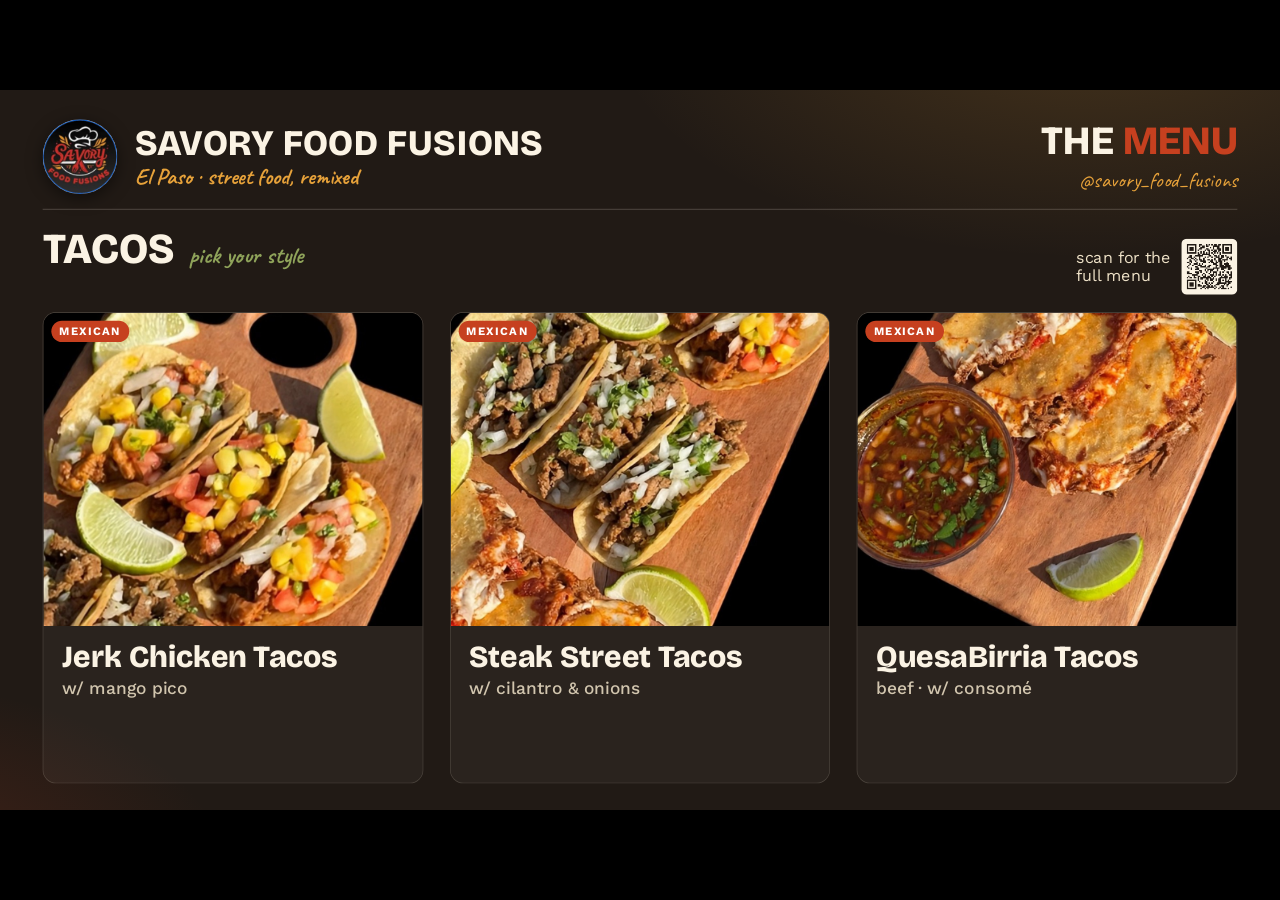
<file: tv-menu-items.html>
<!doctype html>
<html lang="en">
<head>
<meta charset="utf-8">
<meta name="viewport" content="width=device-width, initial-scale=1">
<title>Savory Food Fusions — TV Menu</title>
<link rel="preconnect" href="https://fonts.googleapis.com">
<link rel="preconnect" href="https://fonts.gstatic.com" crossorigin>
<link href="https://fonts.googleapis.com/css2?family=Bricolage+Grotesque:opsz,wght@12..96,700;12..96,800&family=Work+Sans:wght@500;600;700&family=Caveat:wght@700&display=swap" rel="stylesheet">
<style>
  :root{
    --ink:#211A15; --ink-soft:#332619; --paper:#FBF3E4; --paper-dim:#EFE2C8;
    --chili:#C6401F; --marigold:#E7A23A; --avocado:#8FA35A; --line:rgba(251,243,228,.16);
    --display:'Bricolage Grotesque','Inter Display','Arial Black',Impact,sans-serif;
    --body:'Work Sans','Inter',Arial,Helvetica,sans-serif;
    --script:'Caveat','Segoe Script','Brush Script MT',cursive;
  }
  *{box-sizing:border-box;margin:0;padding:0}
  html,body{height:100%;background:#000;overflow:hidden;cursor:none}
  /* 1920x1080 stage scaled to whatever screen it's on */
  .stage{position:absolute;left:50%;top:50%;width:1920px;height:1080px;transform:translate(-50%,-50%) scale(var(--s,1));transform-origin:center;
    background:
      radial-gradient(1200px 600px at 85% -10%, rgba(231,162,58,.18), transparent 60%),
      radial-gradient(900px 500px at -10% 110%, rgba(198,64,31,.22), transparent 60%),
      var(--ink);
    color:var(--paper);font-family:var(--body);}
  .slide{position:absolute;inset:0;padding:44px 64px 40px;display:flex;flex-direction:column;opacity:0;transition:opacity .8s ease}
  .slide.active{opacity:1}

  header{display:flex;align-items:center;gap:26px;padding-bottom:22px;border-bottom:2px solid var(--line)}
  header img{height:112px;width:112px;border-radius:50%;object-fit:cover;box-shadow:0 6px 24px rgba(0,0,0,.5)}
  .brand{font-family:var(--display);font-weight:800;font-size:54px;letter-spacing:.02em;line-height:1}
  .brand small{display:block;font-family:var(--script);font-weight:700;font-size:34px;color:var(--marigold);letter-spacing:0;margin-top:6px}
  .spacer{flex:1}
  .hdr-right{text-align:right}
  .hdr-right .title{font-family:var(--display);font-weight:800;font-size:60px;line-height:1;color:var(--paper)}
  .hdr-right .title span{color:var(--chili)}
  .hdr-right .handle{font-family:var(--script);font-size:32px;color:var(--marigold);margin-top:8px}

  .grid{flex:1;display:grid;grid-template-columns:1fr 1fr;grid-template-rows:1fr 1fr;gap:22px 44px;padding-top:22px;min-height:0}
  .group{display:grid;grid-template-columns:240px 1fr;gap:26px;align-items:center;background:rgba(251,243,228,.045);border:1px solid var(--line);border-radius:18px;padding:14px 24px 14px 14px;min-height:0}
  .group .photo{width:240px;height:320px;border-radius:12px;overflow:hidden;background:#000;position:relative;box-shadow:0 10px 30px rgba(0,0,0,.45)}
  .group .photo img{width:100%;height:100%;object-fit:cover}
  .badge{position:absolute;left:12px;top:12px;background:var(--chili);color:#fff;font-size:17px;font-weight:700;letter-spacing:.12em;text-transform:uppercase;padding:6px 12px;border-radius:999px}
  .group h2{font-family:var(--display);font-weight:800;font-size:54px;line-height:1;letter-spacing:.01em;margin-bottom:8px}
  .group .sub{font-family:var(--script);font-weight:700;font-size:30px;color:var(--avocado);margin-bottom:14px}
  .group ul{list-style:none}
  .group li{font-size:32px;font-weight:600;line-height:1.25;padding:5px 0 5px 34px;position:relative;color:var(--paper)}
  .group li::before{content:"";position:absolute;left:4px;top:.72em;width:14px;height:14px;border-radius:50%;background:var(--chili)}
  .group li small{display:block;font-size:22px;font-weight:500;color:var(--paper-dim);opacity:.8;margin-top:2px}

  footer{margin-top:18px;padding-top:16px;border-top:2px solid var(--line);display:flex;align-items:center;gap:40px;font-size:28px;font-weight:600}
  footer .lbl{font-family:var(--script);font-size:32px;color:var(--marigold);font-weight:700}
  footer .sep{color:var(--chili);padding:0 6px}
  footer .dots{margin-left:auto;display:flex;gap:10px}
  footer .dots i{width:14px;height:14px;border-radius:50%;background:var(--line);display:block}
  footer .dots i.on{background:var(--marigold)}

  .items{flex:1;display:grid;grid-template-columns:repeat(3,1fr);gap:40px;padding-top:26px;min-height:0}
  .item{display:flex;flex-direction:column;background:rgba(251,243,228,.045);border:1px solid var(--line);border-radius:20px;overflow:hidden}
  .item .photo{height:470px;background:#000;overflow:hidden;position:relative}
  .item .photo img{width:100%;height:100%;object-fit:cover}
  .item .cap{padding:22px 28px 26px}
  .item h3{font-family:var(--display);font-weight:800;font-size:46px;line-height:1.05}
  .item .note{font-size:26px;color:var(--paper-dim);opacity:.85;margin-top:8px;font-weight:500}
  .gtitle{display:flex;align-items:baseline;gap:22px;padding-top:26px}
  .gtitle h2{font-family:var(--display);font-weight:800;font-size:64px;line-height:1}
  .gtitle .sub{font-family:var(--script);font-weight:700;font-size:36px;color:var(--avocado)}
  .qrmini{margin-left:auto;display:flex;align-items:center;gap:16px;font-size:24px;color:var(--paper-dim)}
  .qrmini img{width:84px;height:84px;border-radius:8px;background:var(--paper);padding:4px}
  .qrs{flex:1;display:grid;grid-template-columns:repeat(3,1fr);gap:60px;padding:50px 40px 30px;align-items:center}
  .qr{text-align:center;background:rgba(251,243,228,.045);border:1px solid var(--line);border-radius:24px;padding:40px 30px 36px}
  .qr img{width:420px;height:420px;background:var(--paper);padding:18px;border-radius:18px;box-shadow:0 14px 40px rgba(0,0,0,.5)}
  .qr h3{font-family:var(--display);font-weight:800;font-size:52px;margin-top:26px}
  .qr p{font-size:30px;color:var(--marigold);font-family:var(--script);font-weight:700;margin-top:6px}
  .qr .url{font-size:24px;color:var(--paper-dim);margin-top:10px;font-family:var(--body)}
  .big{font-family:var(--display);font-weight:800;font-size:72px;text-align:center;padding-top:34px;line-height:1}
  .big span{color:var(--chili)}
</style>
</head>
<body>
<div class="stage" id="stage">
  <section class="slide active">
    <header>
      <img src="images/logo.png" alt="Savory Food Fusions">
      <div class="brand">SAVORY FOOD FUSIONS<small>El Paso · street food, remixed</small></div>
      <div class="spacer"></div>
      <div class="hdr-right"><div class="title">THE <span>MENU</span></div><div class="handle">@savory_food_fusions</div></div>
    </header>
    <div class="gtitle"><h2>TACOS</h2><span class="sub">pick your style</span>
      <span class="qrmini"><span>scan for the<br>full menu</span><img src="images/qr-website.png" alt=""></span></div>
    <div class="items">
      <div class="item"><div class="photo"><span class="badge">Mexican</span><img src="images/jerk-chicken-tacos.jpg" alt=""></div>
        <div class="cap"><h3>Jerk Chicken Tacos</h3><div class="note">w/ mango pico</div></div></div>
      <div class="item"><div class="photo"><span class="badge">Mexican</span><img src="images/steak-street-tacos.jpg" alt=""></div>
        <div class="cap"><h3>Steak Street Tacos</h3><div class="note">w/ cilantro &amp; onions</div></div></div>
      <div class="item"><div class="photo"><span class="badge">Mexican</span><img src="images/quesabirria-tacos.jpg" alt=""></div>
        <div class="cap"><h3>QuesaBirria Tacos</h3><div class="note">beef · w/ consomé</div></div></div>
    </div>
  </section>
  <section class="slide">
    <header>
      <img src="images/logo.png" alt="Savory Food Fusions">
      <div class="brand">SAVORY FOOD FUSIONS<small>El Paso · street food, remixed</small></div>
      <div class="spacer"></div>
      <div class="hdr-right"><div class="title">THE <span>MENU</span></div><div class="handle">@savory_food_fusions</div></div>
    </header>
    <div class="gtitle"><h2>LOADED NACHOS</h2><span class="sub">pick your protein</span>
      <span class="qrmini"><span>scan for the<br>full menu</span><img src="images/qr-website.png" alt=""></span></div>
    <div class="items">
      <div class="item"><div class="photo"><span class="badge">Nachos</span><img src="images/nachos-ground-beef.jpg" alt=""></div>
        <div class="cap"><h3>Ground Beef Nachos</h3></div></div>
      <div class="item"><div class="photo"><span class="badge">Nachos</span><img src="images/nachos-jerk-chicken.jpg" alt=""></div>
        <div class="cap"><h3>Jerk Chicken Nachos</h3></div></div>
      <div class="item"><div class="photo"><span class="badge">Nachos</span><img src="images/nachos-steak.jpg" alt=""></div>
        <div class="cap"><h3>Steak Nachos</h3></div></div>
    </div>
  </section>
  <section class="slide">
    <header>
      <img src="images/logo.png" alt="Savory Food Fusions">
      <div class="brand">SAVORY FOOD FUSIONS<small>El Paso · street food, remixed</small></div>
      <div class="spacer"></div>
      <div class="hdr-right"><div class="title">THE <span>MENU</span></div><div class="handle">@savory_food_fusions</div></div>
    </header>
    <div class="gtitle"><h2>STREET CORN</h2><span class="sub">pick your style</span>
      <span class="qrmini"><span>scan for the<br>full menu</span><img src="images/qr-website.png" alt=""></span></div>
    <div class="items">
      <div class="item"><div class="photo"><span class="badge">Street Corn</span><img src="images/elote-original.jpg" alt=""></div>
        <div class="cap"><h3>Original Street Corn</h3></div></div>
      <div class="item"><div class="photo"><span class="badge">Street Corn</span><img src="images/elote-hot-cheetos.jpg" alt=""></div>
        <div class="cap"><h3>Hot Cheetos Street Corn</h3></div></div>
      <div class="item"><div class="photo"><span class="badge">Street Corn</span><img src="images/elote-steak.jpg" alt=""></div>
        <div class="cap"><h3>Loaded Steak Street Corn</h3></div></div>
    </div>
  </section>
  <section class="slide">
    <header>
      <img src="images/logo.png" alt="Savory Food Fusions">
      <div class="brand">SAVORY FOOD FUSIONS<small>El Paso · street food, remixed</small></div>
      <div class="spacer"></div>
      <div class="hdr-right"><div class="title">THE <span>MENU</span></div><div class="handle">@savory_food_fusions</div></div>
    </header>
    <div class="gtitle"><h2>ENTRÉES</h2><span class="sub">pick your protein</span>
      <span class="qrmini"><span>scan for the<br>full menu</span><img src="images/qr-website.png" alt=""></span></div>
    <div class="items">
      <div class="item"><div class="photo"><span class="badge">Entrées</span><img src="images/pollo-guisado.jpg" alt=""></div>
        <div class="cap"><h3>Pollo Guisado</h3></div></div>
      <div class="item"><div class="photo"><span class="badge">Entrées</span><img src="images/jerk-chicken.jpg" alt=""></div>
        <div class="cap"><h3>Jerk Chicken</h3></div></div>
      <div class="item"><div class="photo"><span class="badge">Entrées</span><img src="images/carne-guisado.jpg" alt=""></div>
        <div class="cap"><h3>Carne Guisado</h3></div></div>
    </div>
  </section>
  <section class="slide">
    <header>
      <img src="images/logo.png" alt="Savory Food Fusions">
      <div class="brand">SAVORY FOOD FUSIONS<small>El Paso · street food, remixed</small></div>
      <div class="spacer"></div>
      <div class="hdr-right"><div class="title">THE <span>MENU</span></div><div class="handle">@savory_food_fusions</div></div>
    </header>
    <div class="gtitle"><h2>ASIAN CHICKEN</h2><span class="sub">pick your style · served with rice</span>
      <span class="qrmini"><span>scan for the<br>full menu</span><img src="images/qr-website.png" alt=""></span></div>
    <div class="items">
      <div class="item"><div class="photo"><span class="badge">Asian</span><img src="images/asian-general-tso.jpg" alt=""></div>
        <div class="cap"><h3>General Tso Chicken</h3><div class="note">sweet &amp; spicy, toasted chiles</div></div></div>
      <div class="item"><div class="photo"><span class="badge">Asian</span><img src="images/asian-teriyaki.jpg" alt=""></div>
        <div class="cap"><h3>Teriyaki Chicken</h3><div class="note">sweet soy, green onion</div></div></div>
      <div class="item"><div class="photo"><span class="badge">Asian</span><img src="images/asian-orange.jpg" alt=""></div>
        <div class="cap"><h3>Orange Chicken</h3><div class="note">sticky citrus glaze</div></div></div>
    </div>
  </section>
  <section class="slide">
    <header>
      <img src="images/logo.png" alt="Savory Food Fusions">
      <div class="brand">SAVORY FOOD FUSIONS<small>El Paso · street food, remixed</small></div>
      <div class="spacer"></div>
      <div class="hdr-right"><div class="title">THE <span>MENU</span></div><div class="handle">@savory_food_fusions</div></div>
    </header>
    <div class="gtitle"><h2>RICE PLATES</h2><span class="sub">pick your rice</span>
      <span class="qrmini"><span>scan for the<br>full menu</span><img src="images/qr-website.png" alt=""></span></div>
    <div class="items">
      <div class="item"><div class="photo"><span class="badge">Rice</span><img src="images/rice-dominican.jpg" alt=""></div>
        <div class="cap"><h3>Signature Dominican Rice</h3></div></div>
      <div class="item"><div class="photo"><span class="badge">Rice</span><img src="images/rice-white.jpg" alt=""></div>
        <div class="cap"><h3>White Rice</h3></div></div>
      <div class="item"><div class="photo"><span class="badge">Rice</span><img src="images/rice-fried.jpg" alt=""></div>
        <div class="cap"><h3>Fried Rice</h3><div class="note">egg, corn, carrots, green beans</div></div></div>
    </div>
  </section>
  <section class="slide">
    <header>
      <img src="images/logo.png" alt="Savory Food Fusions">
      <div class="brand">SAVORY FOOD FUSIONS<small>El Paso · street food, remixed</small></div>
      <div class="spacer"></div>
      <div class="hdr-right"><div class="title">THE <span>MENU</span></div><div class="handle">@savory_food_fusions</div></div>
    </header>
    <div class="gtitle"><h2>CHICKEN GYRO</h2><span class="sub">wrapped in warm pita</span>
      <span class="qrmini"><span>scan for the<br>full menu</span><img src="images/qr-website.png" alt=""></span></div>
    <div class="items" style="grid-template-columns:1.25fr 1fr">
      <div class="item"><div class="photo" style="height:100%"><span class="badge">Mediterranean</span><img src="images/chicken-gyro.jpg" alt=""></div></div>
      <div class="item"><div class="photo"><span class="badge">Mediterranean</span><img src="images/tray-gyro.jpg" alt=""></div>
        <div class="cap"><h3>Chicken Gyro</h3><div class="note">Seasoned chicken, lettuce, tomato, cucumber &amp; red onion in warm pita with house tzatziki</div></div></div>
    </div>
  </section>
  <section class="slide">
    <header>
      <img src="images/logo.png" alt="Savory Food Fusions">
      <div class="brand">SAVORY FOOD FUSIONS<small>El Paso · street food, remixed</small></div>
      <div class="spacer"></div>
      <div class="hdr-right"><div class="title">THE <span>MENU</span></div><div class="handle">@savory_food_fusions</div></div>
    </header>
    <div class="gtitle"><h2>PASTA</h2><span class="sub">pick your pasta</span>
      <span class="qrmini"><span>scan for the<br>full menu</span><img src="images/qr-website.png" alt=""></span></div>
    <div class="items">
      <div class="item"><div class="photo"><span class="badge">Italian</span><img src="images/tuscan-pasta-new.jpg" alt=""></div>
        <div class="cap"><h3>Tuscan Pasta</h3></div></div>
      <div class="item"><div class="photo"><span class="badge">Italian</span><img src="images/mac-cheese.jpg" alt=""></div>
        <div class="cap"><h3>Creamy Mac &amp; Cheese</h3></div></div>
      <div class="item"><div class="photo"><span class="badge">Italian</span><img src="images/meat-sauce-pasta.jpg" alt=""></div>
        <div class="cap"><h3>Meat Sauce Pasta</h3></div></div>
    </div>
  </section>
  <section class="slide">
    <header>
      <img src="images/logo.png" alt="Savory Food Fusions">
      <div class="brand">SAVORY FOOD FUSIONS<small>El Paso · street food, remixed</small></div>
      <div class="spacer"></div>
      <div class="hdr-right"><div class="title">THE <span>MENU</span></div><div class="handle">@savory_food_fusions</div></div>
    </header>
    <div class="gtitle"><h2>SALADS</h2><span class="sub">pick your salad</span>
      <span class="qrmini"><span>scan for the<br>full menu</span><img src="images/qr-website.png" alt=""></span></div>
    <div class="items">
      <div class="item"><div class="photo"><span class="badge">Salads</span><img src="images/caesar-salad.jpg" alt=""></div>
        <div class="cap"><h3>Caesar Salad</h3></div></div>
      <div class="item"><div class="photo"><span class="badge">Salads</span><img src="images/potato-salad.jpg" alt=""></div>
        <div class="cap"><h3>Southern Potato Salad</h3></div></div>
      <div class="item"><div class="photo"><span class="badge">Salads</span><img src="images/house-salad.jpg" alt=""></div>
        <div class="cap"><h3>House Salad</h3></div></div>
    </div>
  </section>
  <section class="slide">
    <header>
      <img src="images/logo.png" alt="Savory Food Fusions">
      <div class="brand">SAVORY FOOD FUSIONS<small>El Paso · street food, remixed</small></div>
      <div class="spacer"></div>
      <div class="hdr-right"><div class="title">THE <span>MENU</span></div><div class="handle">@savory_food_fusions</div></div>
    </header>
    <div class="gtitle"><h2>SIDES</h2><span class="sub">pick your side</span>
      <span class="qrmini"><span>scan for the<br>full menu</span><img src="images/qr-website.png" alt=""></span></div>
    <div class="items">
      <div class="item"><div class="photo"><span class="badge">Sides</span><img src="images/bbq-beans.jpg" alt=""></div>
        <div class="cap"><h3>BBQ Beans</h3></div></div>
      <div class="item"><div class="photo"><span class="badge">Sides</span><img src="images/cornbread.jpg" alt=""></div>
        <div class="cap"><h3>Cornbread</h3></div></div>
      <div class="item"><div class="photo"><span class="badge">Sides</span><img src="images/spanish-beans.jpg" alt=""></div>
        <div class="cap"><h3>Spanish Beans</h3></div></div>
    </div>
  </section>
  <section class="slide">
    <header>
      <img src="images/logo.png" alt="Savory Food Fusions">
      <div class="brand">SAVORY FOOD FUSIONS<small>El Paso · street food, remixed</small></div>
      <div class="spacer"></div>
      <div class="hdr-right"><div class="title">THE <span>MENU</span></div><div class="handle">@savory_food_fusions</div></div>
    </header>
    <div class="gtitle"><h2>SNACKS</h2><span class="sub">pick your snack</span>
      <span class="qrmini"><span>scan for the<br>full menu</span><img src="images/qr-website.png" alt=""></span></div>
    <div class="items">
      <div class="item"><div class="photo"><span class="badge">Snacks</span><img src="images/chicken-bites.jpg" alt=""></div>
        <div class="cap"><h3>Chicken Bites</h3></div></div>
      <div class="item"><div class="photo"><span class="badge">Snacks</span><img src="images/pizza-bagels.jpg" alt=""></div>
        <div class="cap"><h3>Pizza Bagel</h3><div class="note">cheese or pepperoni</div></div></div>
      <div class="item"><div class="photo"><span class="badge">Snacks</span><img src="images/quesadilla-snack.jpg" alt=""></div>
        <div class="cap"><h3>Cheese Quesadilla</h3><div class="note">add chicken or shredded beef</div></div></div>
    </div>
  </section>
</div>
<script>
  function fit(){var s=Math.min(innerWidth/1920,innerHeight/1080);document.getElementById('stage').style.setProperty('--s',s);}
  addEventListener('resize',fit);fit();
  var q=new URLSearchParams(location.search),slides=document.querySelectorAll('.slide'),i=0,lock=parseInt(q.get('slide'),10),secs=parseInt(q.get('secs'),10)||10;
  function show(n){slides.forEach(function(s,k){s.classList.toggle('active',k===n)});i=n;}
  if(lock>=1&&lock<=slides.length){slides.forEach(function(s){s.style.transition="none"});show(lock-1);}else{setInterval(function(){show((i+1)%slides.length)},secs*1000);}
  addEventListener('keydown',function(e){if(e.key===' '||e.key==='ArrowRight')show((i+1)%slides.length);if(e.key==='ArrowLeft')show((i-1+slides.length)%slides.length);});
</script></body></html>
</file>
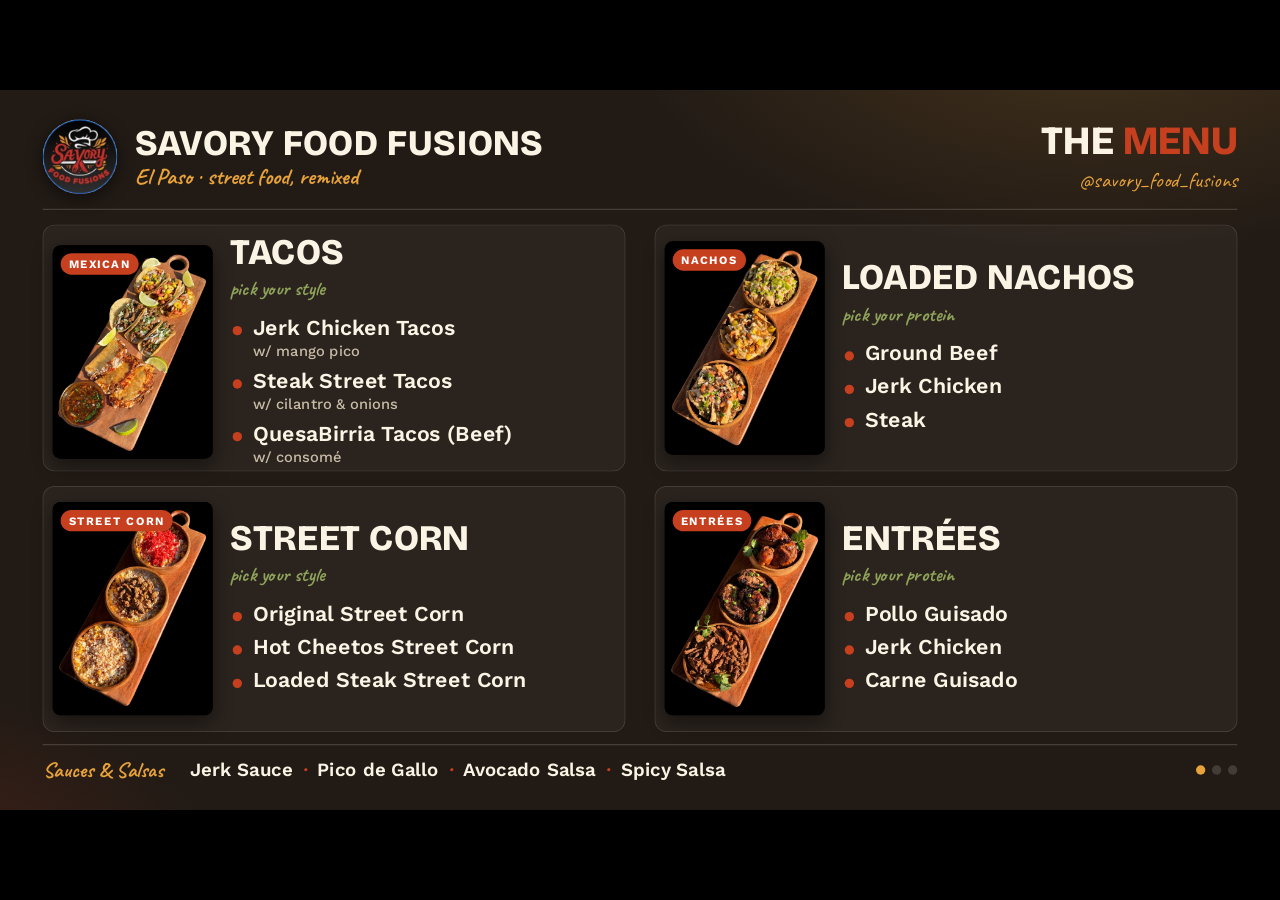
<file: tv-menu.html>
<!doctype html>
<html lang="en">
<head>
<meta charset="utf-8">
<meta name="viewport" content="width=device-width, initial-scale=1">
<title>Savory Food Fusions — TV Menu</title>
<link rel="preconnect" href="https://fonts.googleapis.com">
<link rel="preconnect" href="https://fonts.gstatic.com" crossorigin>
<link href="https://fonts.googleapis.com/css2?family=Bricolage+Grotesque:opsz,wght@12..96,700;12..96,800&family=Work+Sans:wght@500;600;700&family=Caveat:wght@700&display=swap" rel="stylesheet">
<style>
  :root{
    --ink:#211A15; --ink-soft:#332619; --paper:#FBF3E4; --paper-dim:#EFE2C8;
    --chili:#C6401F; --marigold:#E7A23A; --avocado:#8FA35A; --line:rgba(251,243,228,.16);
    --display:'Bricolage Grotesque','Inter Display','Arial Black',Impact,sans-serif;
    --body:'Work Sans','Inter',Arial,Helvetica,sans-serif;
    --script:'Caveat','Segoe Script','Brush Script MT',cursive;
  }
  *{box-sizing:border-box;margin:0;padding:0}
  html,body{height:100%;background:#000;overflow:hidden;cursor:none}
  /* 1920x1080 stage scaled to whatever screen it's on */
  .stage{position:absolute;left:50%;top:50%;width:1920px;height:1080px;transform:translate(-50%,-50%) scale(var(--s,1));transform-origin:center;
    background:
      radial-gradient(1200px 600px at 85% -10%, rgba(231,162,58,.18), transparent 60%),
      radial-gradient(900px 500px at -10% 110%, rgba(198,64,31,.22), transparent 60%),
      var(--ink);
    color:var(--paper);font-family:var(--body);}
  .slide{position:absolute;inset:0;padding:44px 64px 40px;display:flex;flex-direction:column;opacity:0;transition:opacity .8s ease}
  .slide.active{opacity:1}

  header{display:flex;align-items:center;gap:26px;padding-bottom:22px;border-bottom:2px solid var(--line)}
  header img{height:112px;width:112px;border-radius:50%;object-fit:cover;box-shadow:0 6px 24px rgba(0,0,0,.5)}
  .brand{font-family:var(--display);font-weight:800;font-size:54px;letter-spacing:.02em;line-height:1}
  .brand small{display:block;font-family:var(--script);font-weight:700;font-size:34px;color:var(--marigold);letter-spacing:0;margin-top:6px}
  .spacer{flex:1}
  .hdr-right{text-align:right}
  .hdr-right .title{font-family:var(--display);font-weight:800;font-size:60px;line-height:1;color:var(--paper)}
  .hdr-right .title span{color:var(--chili)}
  .hdr-right .handle{font-family:var(--script);font-size:32px;color:var(--marigold);margin-top:8px}

  .grid{flex:1;display:grid;grid-template-columns:1fr 1fr;grid-template-rows:1fr 1fr;gap:22px 44px;padding-top:22px;min-height:0}
  .group{display:grid;grid-template-columns:240px 1fr;gap:26px;align-items:center;background:rgba(251,243,228,.045);border:1px solid var(--line);border-radius:18px;padding:14px 24px 14px 14px;min-height:0}
  .group .photo{width:240px;height:320px;border-radius:12px;overflow:hidden;background:#000;position:relative;box-shadow:0 10px 30px rgba(0,0,0,.45)}
  .group .photo img{width:100%;height:100%;object-fit:cover}
  .badge{position:absolute;left:12px;top:12px;background:var(--chili);color:#fff;font-size:17px;font-weight:700;letter-spacing:.12em;text-transform:uppercase;padding:6px 12px;border-radius:999px}
  .group h2{font-family:var(--display);font-weight:800;font-size:54px;line-height:1;letter-spacing:.01em;margin-bottom:8px}
  .group .sub{font-family:var(--script);font-weight:700;font-size:30px;color:var(--avocado);margin-bottom:14px}
  .group ul{list-style:none}
  .group li{font-size:32px;font-weight:600;line-height:1.25;padding:5px 0 5px 34px;position:relative;color:var(--paper)}
  .group li::before{content:"";position:absolute;left:4px;top:.72em;width:14px;height:14px;border-radius:50%;background:var(--chili)}
  .group li small{display:block;font-size:22px;font-weight:500;color:var(--paper-dim);opacity:.8;margin-top:2px}

  footer{margin-top:18px;padding-top:16px;border-top:2px solid var(--line);display:flex;align-items:center;gap:40px;font-size:28px;font-weight:600}
  footer .lbl{font-family:var(--script);font-size:32px;color:var(--marigold);font-weight:700}
  footer .sep{color:var(--chili);padding:0 6px}
  footer .dots{margin-left:auto;display:flex;gap:10px}
  footer .dots i{width:14px;height:14px;border-radius:50%;background:var(--line);display:block}
  footer .dots i.on{background:var(--marigold)}
</style>
</head>
<body>
<div class="stage" id="stage">
  <section class="slide active" data-slide="1">
    <header>
      <img src="images/logo.png" alt="Savory Food Fusions">
      <div class="brand">SAVORY FOOD FUSIONS<small>El Paso · street food, remixed</small></div>
      <div class="spacer"></div>
      <div class="hdr-right"><div class="title">THE <span>MENU</span></div><div class="handle">@savory_food_fusions</div></div>
    </header>
    <div class="grid">
      <div class="group">
        <div class="photo"><span class="badge">Mexican</span><img src="images/tray-tacos.jpg" alt=""></div>
        <div><h2>TACOS</h2><div class="sub">pick your style</div>
          <ul><li>Jerk Chicken Tacos <small>w/ mango pico</small></li><li>Steak Street Tacos <small>w/ cilantro &amp; onions</small></li><li>QuesaBirria Tacos (Beef) <small>w/ consomé</small></li></ul></div>
      </div>
      <div class="group">
        <div class="photo"><span class="badge">Nachos</span><img src="images/tray-nachos.jpg" alt=""></div>
        <div><h2>LOADED NACHOS</h2><div class="sub">pick your protein</div>
          <ul><li>Ground Beef</li><li>Jerk Chicken</li><li>Steak</li></ul></div>
      </div>
      <div class="group">
        <div class="photo"><span class="badge">Street Corn</span><img src="images/tray-corn.jpg" alt=""></div>
        <div><h2>STREET CORN</h2><div class="sub">pick your style</div>
          <ul><li>Original Street Corn</li><li>Hot Cheetos Street Corn</li><li>Loaded Steak Street Corn</li></ul></div>
      </div>
      <div class="group">
        <div class="photo"><span class="badge">Entrées</span><img src="images/tray-entrees.jpg" alt=""></div>
        <div><h2>ENTRÉES</h2><div class="sub">pick your protein</div>
          <ul><li>Pollo Guisado</li><li>Jerk Chicken</li><li>Carne Guisado</li></ul></div>
      </div>
    </div>
    <footer><span class="lbl">Sauces &amp; Salsas</span><span>Jerk Sauce <i class="sep">·</i> Pico de Gallo <i class="sep">·</i> Avocado Salsa <i class="sep">·</i> Spicy Salsa</span><span class="dots"><i class=on></i><i></i><i></i></span></footer>
  </section>
  <section class="slide" data-slide="2">
    <header>
      <img src="images/logo.png" alt="Savory Food Fusions">
      <div class="brand">SAVORY FOOD FUSIONS<small>El Paso · street food, remixed</small></div>
      <div class="spacer"></div>
      <div class="hdr-right"><div class="title">THE <span>MENU</span></div><div class="handle">@savory_food_fusions</div></div>
    </header>
    <div class="grid">
      <div class="group">
        <div class="photo"><span class="badge">Asian</span><img src="images/tray-asian-chicken.jpg" alt=""></div>
        <div><h2>ASIAN CHICKEN</h2><div class="sub">pick your style · with rice</div>
          <ul><li>General Tso <small>sweet &amp; spicy, toasted chiles</small></li><li>Teriyaki <small>sweet soy, green onion</small></li><li>Orange <small>sticky citrus glaze</small></li></ul></div>
      </div>
      <div class="group">
        <div class="photo"><span class="badge">Mediterranean</span><img src="images/tray-gyro.jpg" alt=""></div>
        <div><h2>CHICKEN GYRO</h2><div class="sub">wrapped in warm pita</div>
          <ul><li>Seasoned chicken &amp; tzatziki</li><li>Lettuce, tomato, cucumber</li><li>Red onion</li></ul></div>
      </div>
      <div class="group">
        <div class="photo"><span class="badge">Rice</span><img src="images/tray-rice.jpg" alt=""></div>
        <div><h2>RICE PLATES</h2><div class="sub">pick your rice</div>
          <ul><li>Signature Dominican Rice</li><li>White Rice</li><li>Fried Rice <small>egg, corn, carrots, green beans</small></li></ul></div>
      </div>
      <div class="group">
        <div class="photo"><span class="badge">Italian</span><img src="images/tray-pasta.jpg" alt=""></div>
        <div><h2>PASTA</h2><div class="sub">pick your pasta</div>
          <ul><li>Tuscan Pasta</li><li>Creamy Mac &amp; Cheese</li><li>Meat Sauce Pasta</li></ul></div>
      </div>
    </div>
    <footer><span class="lbl">Drinks &amp; Extras</span><span>Snapple <i class="sep">·</i> Bottled Water <i class="sep">·</i> Candied Grape</span><span class="dots"><i></i><i class=on></i><i></i></span></footer>
  </section>
  <section class="slide" data-slide="3">
    <header>
      <img src="images/logo.png" alt="Savory Food Fusions">
      <div class="brand">SAVORY FOOD FUSIONS<small>El Paso · street food, remixed</small></div>
      <div class="spacer"></div>
      <div class="hdr-right"><div class="title">THE <span>MENU</span></div><div class="handle">@savory_food_fusions</div></div>
    </header>
    <div class="grid">
      <div class="group">
        <div class="photo"><span class="badge">Salads</span><img src="images/tray-salads.jpg" alt=""></div>
        <div><h2>SALADS</h2><div class="sub">pick your salad</div>
          <ul><li>Caesar Salad</li><li>Southern Potato Salad</li><li>House Salad</li></ul></div>
      </div>
      <div class="group">
        <div class="photo"><span class="badge">Sides</span><img src="images/tray-sides.jpg" alt=""></div>
        <div><h2>SIDES</h2><div class="sub">pick your side</div>
          <ul><li>BBQ Beans</li><li>Cornbread</li><li>Spanish Beans</li></ul></div>
      </div>
      <div class="group">
        <div class="photo"><span class="badge">Snacks</span><img src="images/tray-snacks.jpg" alt=""></div>
        <div><h2>SNACKS</h2><div class="sub">pick your snack</div>
          <ul><li>Chicken Bites</li><li>Pizza Bagel <small>cheese or pepperoni</small></li><li>Cheese Quesadilla <small>add chicken or shredded beef</small></li></ul></div>
      </div>
      <div class="group">
        <div class="photo"><span class="badge">Sauces</span><img src="images/tray-sauces.jpg" alt=""></div>
        <div><h2>SAUCES &amp; SALSAS</h2><div class="sub">made in house</div>
          <ul><li>Jerk Sauce</li><li>Pico de Gallo</li><li>Avocado Salsa <i class="sep">·</i> Spicy Salsa</li></ul></div>
      </div>
    </div>
    <footer><span class="lbl">Catering coming soon</span><span>Party trays, drop-off &amp; full-service — follow for the launch date</span><span class="dots"><i></i><i></i><i class=on></i></span></footer>
  </section>
</div>
<script>
  // Fit the 1920x1080 stage to any screen (TV, laptop, tablet)
  function fit(){var s=Math.min(innerWidth/1920,innerHeight/1080);document.getElementById('stage').style.setProperty('--s',s);}
  addEventListener('resize',fit);fit();

  // Rotate slides. ?slide=1 or ?slide=2 locks to one slide; ?secs=15 changes the timing.
  var q=new URLSearchParams(location.search),slides=document.querySelectorAll('.slide'),i=0,
      lock=parseInt(q.get('slide'),10),secs=parseInt(q.get('secs'),10)||10;
  function show(n){slides.forEach(function(s,k){s.classList.toggle('active',k===n)});i=n;}
  if(lock>=1&&lock<=slides.length){slides.forEach(function(s){s.style.transition="none"});show(lock-1);}
  else{setInterval(function(){show((i+1)%slides.length)},secs*1000);}
  // Space/arrow keys step manually (handy on a remote with a keyboard or a laptop)
  addEventListener('keydown',function(e){if(e.key===' '||e.key==='ArrowRight')show((i+1)%slides.length);if(e.key==='ArrowLeft')show((i-1+slides.length)%slides.length);});
</script>
</body>
</html>
</file>
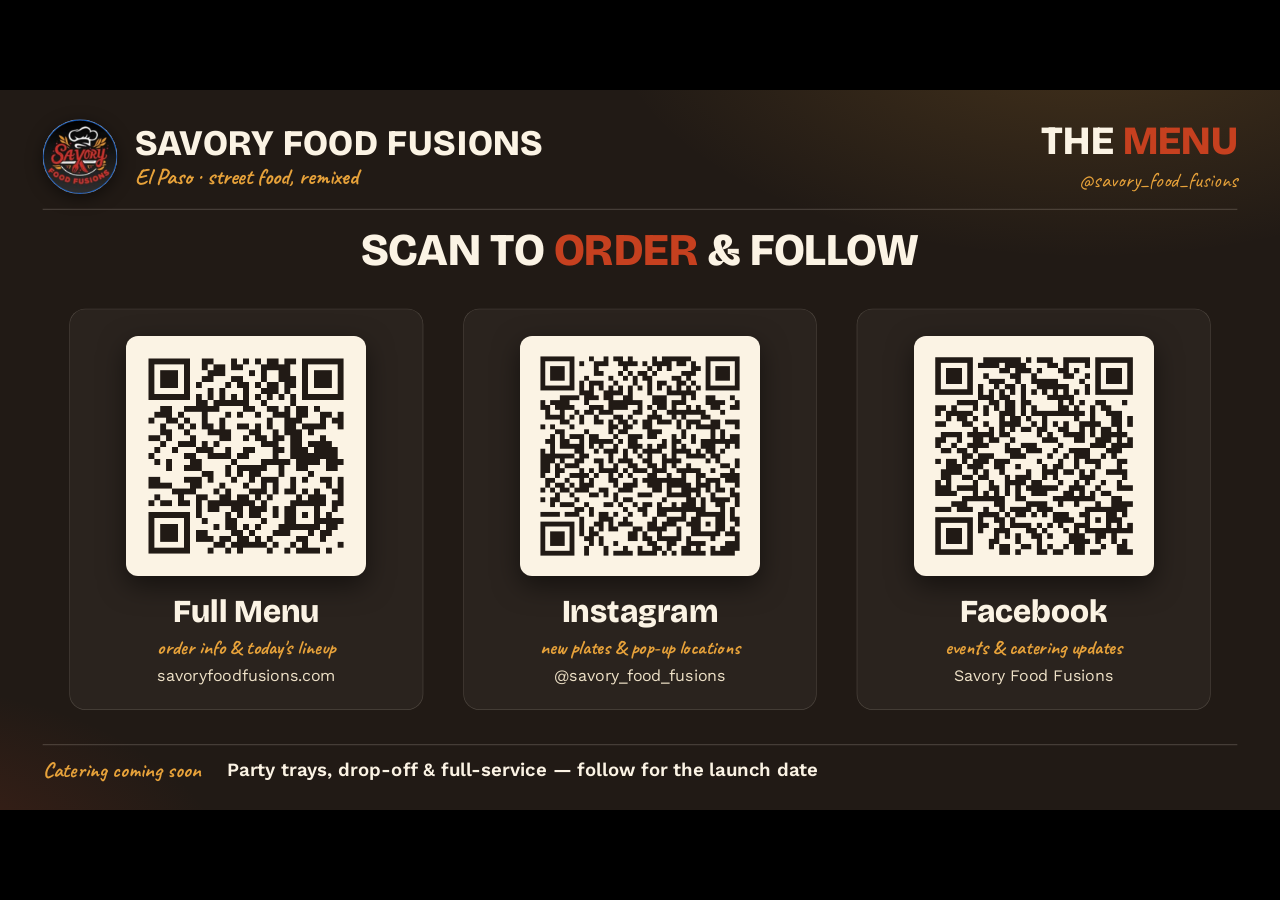
<file: tv-qr.html>
<!doctype html>
<html lang="en">
<head>
<meta charset="utf-8">
<meta name="viewport" content="width=device-width, initial-scale=1">
<title>Savory Food Fusions — TV Menu</title>
<link rel="preconnect" href="https://fonts.googleapis.com">
<link rel="preconnect" href="https://fonts.gstatic.com" crossorigin>
<link href="https://fonts.googleapis.com/css2?family=Bricolage+Grotesque:opsz,wght@12..96,700;12..96,800&family=Work+Sans:wght@500;600;700&family=Caveat:wght@700&display=swap" rel="stylesheet">
<style>
  :root{
    --ink:#211A15; --ink-soft:#332619; --paper:#FBF3E4; --paper-dim:#EFE2C8;
    --chili:#C6401F; --marigold:#E7A23A; --avocado:#8FA35A; --line:rgba(251,243,228,.16);
    --display:'Bricolage Grotesque','Inter Display','Arial Black',Impact,sans-serif;
    --body:'Work Sans','Inter',Arial,Helvetica,sans-serif;
    --script:'Caveat','Segoe Script','Brush Script MT',cursive;
  }
  *{box-sizing:border-box;margin:0;padding:0}
  html,body{height:100%;background:#000;overflow:hidden;cursor:none}
  /* 1920x1080 stage scaled to whatever screen it's on */
  .stage{position:absolute;left:50%;top:50%;width:1920px;height:1080px;transform:translate(-50%,-50%) scale(var(--s,1));transform-origin:center;
    background:
      radial-gradient(1200px 600px at 85% -10%, rgba(231,162,58,.18), transparent 60%),
      radial-gradient(900px 500px at -10% 110%, rgba(198,64,31,.22), transparent 60%),
      var(--ink);
    color:var(--paper);font-family:var(--body);}
  .slide{position:absolute;inset:0;padding:44px 64px 40px;display:flex;flex-direction:column;opacity:0;transition:opacity .8s ease}
  .slide.active{opacity:1}

  header{display:flex;align-items:center;gap:26px;padding-bottom:22px;border-bottom:2px solid var(--line)}
  header img{height:112px;width:112px;border-radius:50%;object-fit:cover;box-shadow:0 6px 24px rgba(0,0,0,.5)}
  .brand{font-family:var(--display);font-weight:800;font-size:54px;letter-spacing:.02em;line-height:1}
  .brand small{display:block;font-family:var(--script);font-weight:700;font-size:34px;color:var(--marigold);letter-spacing:0;margin-top:6px}
  .spacer{flex:1}
  .hdr-right{text-align:right}
  .hdr-right .title{font-family:var(--display);font-weight:800;font-size:60px;line-height:1;color:var(--paper)}
  .hdr-right .title span{color:var(--chili)}
  .hdr-right .handle{font-family:var(--script);font-size:32px;color:var(--marigold);margin-top:8px}

  .grid{flex:1;display:grid;grid-template-columns:1fr 1fr;grid-template-rows:1fr 1fr;gap:22px 44px;padding-top:22px;min-height:0}
  .group{display:grid;grid-template-columns:240px 1fr;gap:26px;align-items:center;background:rgba(251,243,228,.045);border:1px solid var(--line);border-radius:18px;padding:14px 24px 14px 14px;min-height:0}
  .group .photo{width:240px;height:320px;border-radius:12px;overflow:hidden;background:#000;position:relative;box-shadow:0 10px 30px rgba(0,0,0,.45)}
  .group .photo img{width:100%;height:100%;object-fit:cover}
  .badge{position:absolute;left:12px;top:12px;background:var(--chili);color:#fff;font-size:17px;font-weight:700;letter-spacing:.12em;text-transform:uppercase;padding:6px 12px;border-radius:999px}
  .group h2{font-family:var(--display);font-weight:800;font-size:54px;line-height:1;letter-spacing:.01em;margin-bottom:8px}
  .group .sub{font-family:var(--script);font-weight:700;font-size:30px;color:var(--avocado);margin-bottom:14px}
  .group ul{list-style:none}
  .group li{font-size:32px;font-weight:600;line-height:1.25;padding:5px 0 5px 34px;position:relative;color:var(--paper)}
  .group li::before{content:"";position:absolute;left:4px;top:.72em;width:14px;height:14px;border-radius:50%;background:var(--chili)}
  .group li small{display:block;font-size:22px;font-weight:500;color:var(--paper-dim);opacity:.8;margin-top:2px}

  footer{margin-top:18px;padding-top:16px;border-top:2px solid var(--line);display:flex;align-items:center;gap:40px;font-size:28px;font-weight:600}
  footer .lbl{font-family:var(--script);font-size:32px;color:var(--marigold);font-weight:700}
  footer .sep{color:var(--chili);padding:0 6px}
  footer .dots{margin-left:auto;display:flex;gap:10px}
  footer .dots i{width:14px;height:14px;border-radius:50%;background:var(--line);display:block}
  footer .dots i.on{background:var(--marigold)}

  .items{flex:1;display:grid;grid-template-columns:repeat(3,1fr);gap:40px;padding-top:26px;min-height:0}
  .item{display:flex;flex-direction:column;background:rgba(251,243,228,.045);border:1px solid var(--line);border-radius:20px;overflow:hidden}
  .item .photo{height:470px;background:#000;overflow:hidden;position:relative}
  .item .photo img{width:100%;height:100%;object-fit:cover}
  .item .cap{padding:22px 28px 26px}
  .item h3{font-family:var(--display);font-weight:800;font-size:46px;line-height:1.05}
  .item .note{font-size:26px;color:var(--paper-dim);opacity:.85;margin-top:8px;font-weight:500}
  .gtitle{display:flex;align-items:baseline;gap:22px;padding-top:26px}
  .gtitle h2{font-family:var(--display);font-weight:800;font-size:64px;line-height:1}
  .gtitle .sub{font-family:var(--script);font-weight:700;font-size:36px;color:var(--avocado)}
  .qrmini{margin-left:auto;display:flex;align-items:center;gap:16px;font-size:24px;color:var(--paper-dim)}
  .qrmini img{width:84px;height:84px;border-radius:8px;background:var(--paper);padding:4px}
  .qrs{flex:1;display:grid;grid-template-columns:repeat(3,1fr);gap:60px;padding:30px 40px 10px;align-items:center;min-height:0}
  .qr{text-align:center;background:rgba(251,243,228,.045);border:1px solid var(--line);border-radius:24px;padding:40px 30px 36px}
  .qr img{width:360px;height:360px;background:var(--paper);padding:16px;border-radius:18px;box-shadow:0 14px 40px rgba(0,0,0,.5)}
  .qr h3{font-family:var(--display);font-weight:800;font-size:48px;margin-top:20px}
  .qr p{font-size:30px;color:var(--marigold);font-family:var(--script);font-weight:700;margin-top:6px}
  .qr .url{font-size:24px;color:var(--paper-dim);margin-top:10px;font-family:var(--body)}
  .big{font-family:var(--display);font-weight:800;font-size:68px;text-align:center;padding-top:26px;line-height:1}
  .big span{color:var(--chili)}
</style>
</head>
<body>
<div class="stage" id="stage">
  <section class="slide active">
    <header>
      <img src="images/logo.png" alt="Savory Food Fusions">
      <div class="brand">SAVORY FOOD FUSIONS<small>El Paso · street food, remixed</small></div>
      <div class="spacer"></div>
      <div class="hdr-right"><div class="title">THE <span>MENU</span></div><div class="handle">@savory_food_fusions</div></div>
    </header>
    <div class="big">SCAN TO <span>ORDER</span> &amp; FOLLOW</div>
    <div class="qrs">
      <div class="qr"><img src="images/qr-website.png" alt=""><h3>Full Menu</h3><p>order info &amp; today's lineup</p><div class="url">savoryfoodfusions.com</div></div>
      <div class="qr"><img src="images/qr-instagram.png" alt=""><h3>Instagram</h3><p>new plates &amp; pop-up locations</p><div class="url">@savory_food_fusions</div></div>
      <div class="qr"><img src="images/qr-facebook.png" alt=""><h3>Facebook</h3><p>events &amp; catering updates</p><div class="url">Savory Food Fusions</div></div>
    </div>
    <footer><span class="lbl">Catering coming soon</span><span>Party trays, drop-off &amp; full-service — follow for the launch date</span></footer>
  </section>
</div>
<script>
  function fit(){var s=Math.min(innerWidth/1920,innerHeight/1080);document.getElementById('stage').style.setProperty('--s',s);}
  addEventListener('resize',fit);fit();
  var q=new URLSearchParams(location.search),slides=document.querySelectorAll('.slide'),i=0,lock=parseInt(q.get('slide'),10),secs=parseInt(q.get('secs'),10)||10;
  function show(n){slides.forEach(function(s,k){s.classList.toggle('active',k===n)});i=n;}
  if(lock>=1&&lock<=slides.length){slides.forEach(function(s){s.style.transition="none"});show(lock-1);}else{setInterval(function(){show((i+1)%slides.length)},secs*1000);}
  addEventListener('keydown',function(e){if(e.key===' '||e.key==='ArrowRight')show((i+1)%slides.length);if(e.key==='ArrowLeft')show((i-1+slides.length)%slides.length);});
</script></body></html>
</file>
